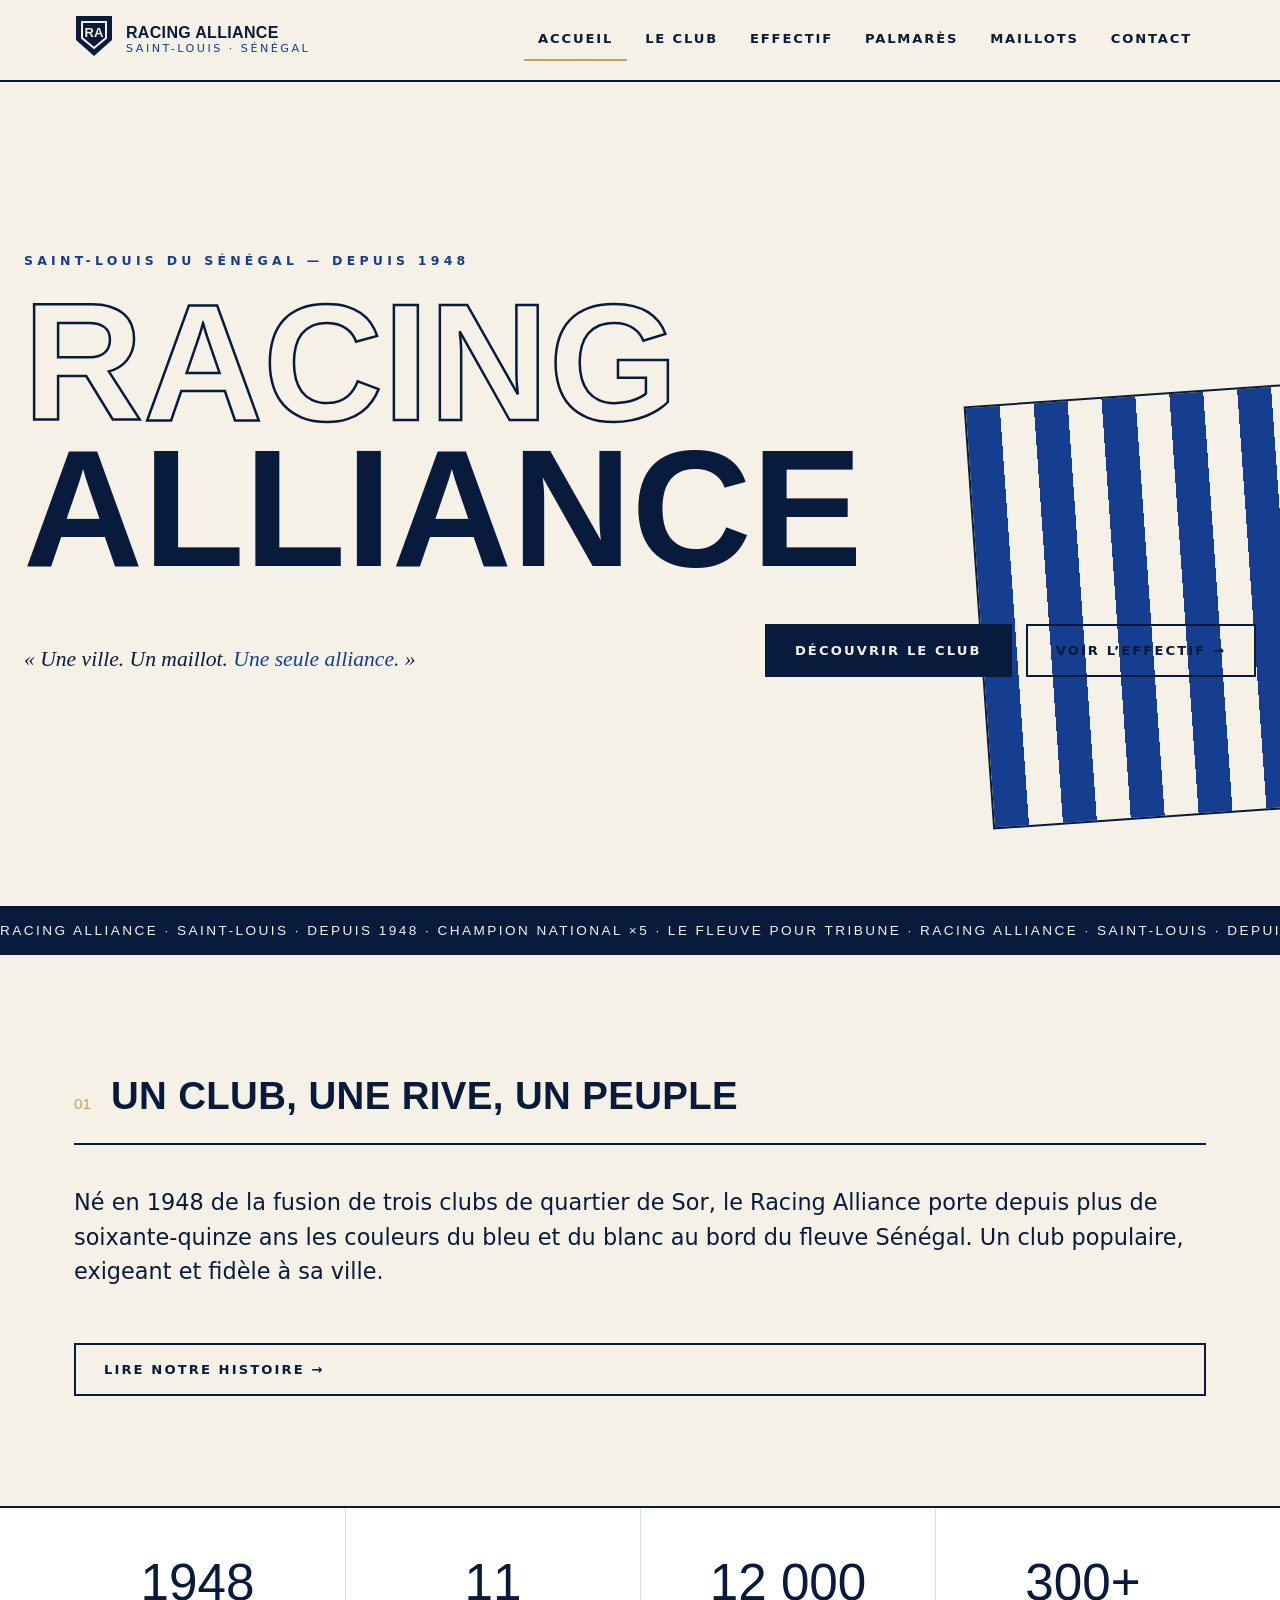
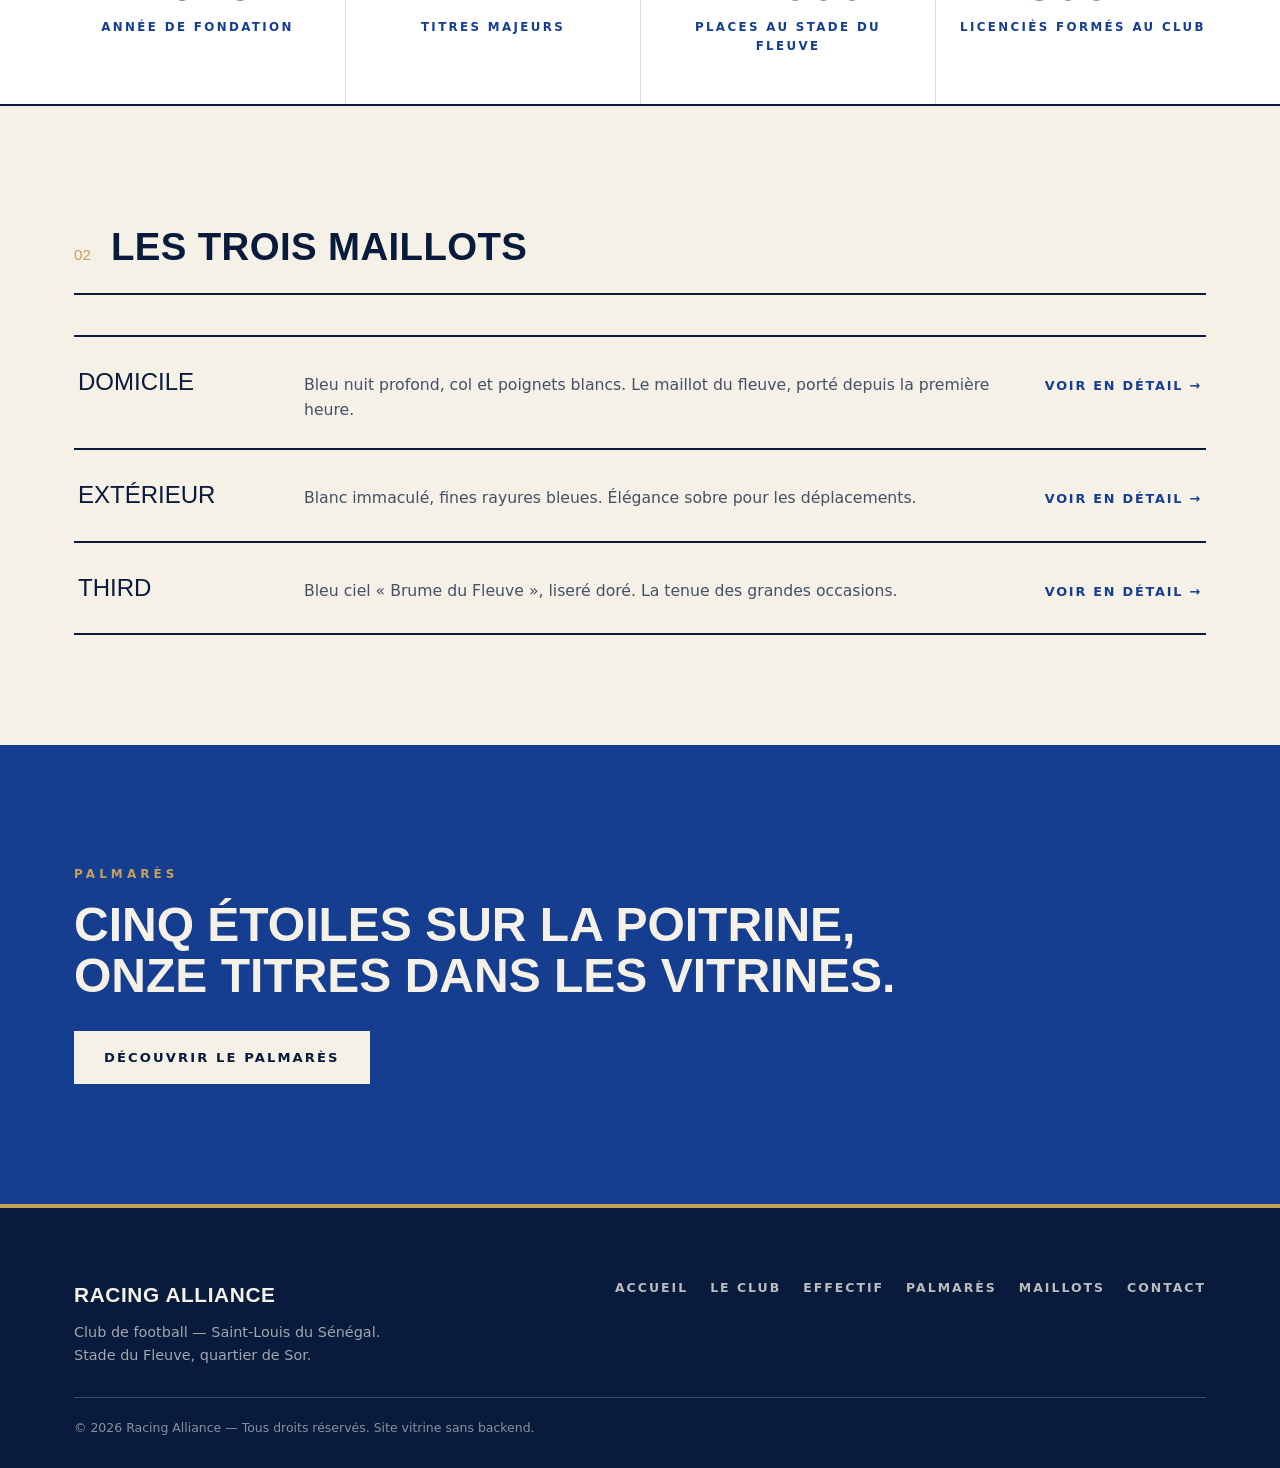
<file: index.html>
<!DOCTYPE html>
<html lang="fr">
<head>
  <meta charset="UTF-8">
  <meta name="viewport" content="width=device-width, initial-scale=1.0">
  <title>Racing Alliance — Saint-Louis du Sénégal</title>
  <meta name="description" content="Racing Alliance, club de football de Saint-Louis du Sénégal depuis 1948. Une ville. Un maillot. Une seule alliance.">
  <link rel="icon" href="data:image/svg+xml,%3Csvg xmlns='http://www.w3.org/2000/svg' viewBox='0 0 32 32'%3E%3Crect width='32' height='32' fill='%23081B3C'/%3E%3Ctext x='16' y='22' font-family='Arial Black,Arial' font-size='14' font-weight='900' fill='%23fff' text-anchor='middle'%3ERA%3C/text%3E%3C/svg%3E">
  <link rel="stylesheet" href="css/style.css">
</head>
<body>

  <a class="lien-evitement" href="#contenu">Aller au contenu</a>

  <header class="entete" id="entete">
    <div class="entete-interne">
      <a class="logo" href="index.html" aria-label="Racing Alliance — Accueil">
        <span class="logo-ecusson" aria-hidden="true">
          <svg viewBox="0 0 40 44" focusable="false">
            <path d="M2 2h36v24L20 42 2 26Z" fill="#081B3C"/>
            <path d="M8 8h24v16L20 34 8 24Z" fill="none" stroke="#F5F1E6" stroke-width="2"/>
            <text x="20" y="23" text-anchor="middle" font-size="13" font-weight="900" fill="#F5F1E6" font-family="Arial Black, Arial, sans-serif">RA</text>
          </svg>
        </span>
        <span class="logo-texte">
          <strong>Racing Alliance</strong>
          <small>Saint-Louis · Sénégal</small>
        </span>
      </a>

      <nav class="navigation" id="navigation" aria-label="Navigation principale">
        <ul>
          <li><a href="index.html" data-page="index.html">Accueil</a></li>
          <li><a href="club.html" data-page="club.html">Le club</a></li>
          <li><a href="effectif.html" data-page="effectif.html">Effectif</a></li>
          <li><a href="palmares.html" data-page="palmares.html">Palmarès</a></li>
          <li><a href="maillots.html" data-page="maillots.html">Maillots</a></li>
          <li><a href="contact.html" data-page="contact.html">Contact</a></li>
        </ul>
      </nav>

      <button class="bouton-menu" id="bouton-menu" aria-expanded="false" aria-controls="navigation">
        <span class="bouton-menu-barre" aria-hidden="true"></span>
        <span class="bouton-menu-barre" aria-hidden="true"></span>
        <span class="sr-only">Ouvrir le menu</span>
      </button>
    </div>
  </header>

  <main id="contenu">

    <section class="heros">
      <p class="heros-kicker" data-reveal>Saint-Louis du Sénégal — Depuis 1948</p>
      <h1 class="heros-titre" aria-label="Racing Alliance">
        <span class="heros-mot heros-mot-contour" data-reveal>Racing</span>
        <span class="heros-mot" data-reveal>Alliance</span>
      </h1>
      <div class="heros-bas">
        <p class="heros-slogan" data-reveal>«&nbsp;Une ville. Un maillot. <em>Une seule alliance.</em>&nbsp;»</p>
        <div class="heros-actions" data-reveal>
          <a class="bouton bouton-plein" href="club.html">Découvrir le club</a>
          <a class="bouton bouton-ligne" href="effectif.html">Voir l’effectif →</a>
        </div>
      </div>
      <div class="heros-rayures" aria-hidden="true"></div>
    </section>

    <section class="bandeau-defilant" aria-hidden="true">
      <div class="bandeau-piste">
        <span>Racing Alliance&nbsp;·&nbsp;Saint-Louis&nbsp;·&nbsp;Depuis 1948&nbsp;·&nbsp;Champion National ×5&nbsp;·&nbsp;Le Fleuve pour tribune&nbsp;·&nbsp;</span>
        <span>Racing Alliance&nbsp;·&nbsp;Saint-Louis&nbsp;·&nbsp;Depuis 1948&nbsp;·&nbsp;Champion National ×5&nbsp;·&nbsp;Le Fleuve pour tribune&nbsp;·&nbsp;</span>
      </div>
    </section>

    <section class="section">
      <header class="section-tete" data-reveal>
        <span class="section-num">01</span>
        <h2>Un club, une rive, un peuple</h2>
      </header>
      <div class="grille-editoriale">
        <p class="texte-large" data-reveal>
          Né en 1948 de la fusion de trois clubs de quartier de Sor, le Racing Alliance porte
          depuis plus de soixante-quinze ans les couleurs du bleu et du blanc au bord du fleuve
          Sénégal. Un club populaire, exigeant et fidèle à sa ville.
        </p>
        <a class="bouton bouton-ligne" href="club.html" data-reveal>Lire notre histoire →</a>
      </div>
    </section>

    <section class="chiffres">
      <div class="chiffres-grille">
        <div class="chiffre" data-reveal>
          <span class="chiffre-valeur">1948</span>
          <span class="chiffre-libelle">Année de fondation</span>
        </div>
        <div class="chiffre" data-reveal>
          <span class="chiffre-valeur">11</span>
          <span class="chiffre-libelle">Titres majeurs</span>
        </div>
        <div class="chiffre" data-reveal>
          <span class="chiffre-valeur">12&nbsp;000</span>
          <span class="chiffre-libelle">Places au Stade du Fleuve</span>
        </div>
        <div class="chiffre" data-reveal>
          <span class="chiffre-valeur">300+</span>
          <span class="chiffre-libelle">Licenciés formés au club</span>
        </div>
      </div>
    </section>

    <section class="section">
      <header class="section-tete" data-reveal>
        <span class="section-num">02</span>
        <h2>Les trois maillots</h2>
      </header>
      <div class="maillots-apercu">
        <article class="maillot-ligne" data-reveal>
          <span class="maillot-nom">Domicile</span>
          <p>Bleu nuit profond, col et poignets blancs. Le maillot du fleuve, porté depuis la première heure.</p>
          <a href="maillots.html">Voir en détail →</a>
        </article>
        <article class="maillot-ligne" data-reveal>
          <span class="maillot-nom">Extérieur</span>
          <p>Blanc immaculé, fines rayures bleues. Élégance sobre pour les déplacements.</p>
          <a href="maillots.html">Voir en détail →</a>
        </article>
        <article class="maillot-ligne" data-reveal>
          <span class="maillot-nom">Third</span>
          <p>Bleu ciel «&nbsp;Brume du Fleuve&nbsp;», liseré doré. La tenue des grandes occasions.</p>
          <a href="maillots.html">Voir en détail →</a>
        </article>
      </div>
    </section>

    <section class="appel">
      <div class="appel-interne" data-reveal>
        <p class="appel-kicker">Palmarès</p>
        <h2>Cinq étoiles sur la poitrine,<br>onze titres dans les vitrines.</h2>
        <a class="bouton bouton-clair" href="palmares.html">Découvrir le palmarès</a>
      </div>
    </section>

  </main>

  <footer class="pied">
    <div class="pied-interne">
      <div class="pied-marque">
        <strong>Racing Alliance</strong>
        <p>Club de football — Saint-Louis du Sénégal.<br>Stade du Fleuve, quartier de Sor.</p>
      </div>
      <nav class="pied-nav" aria-label="Navigation de pied de page">
        <a href="index.html">Accueil</a>
        <a href="club.html">Le club</a>
        <a href="effectif.html">Effectif</a>
        <a href="palmares.html">Palmarès</a>
        <a href="maillots.html">Maillots</a>
        <a href="contact.html">Contact</a>
      </nav>
      <p class="pied-note">© <span id="annee">2026</span> Racing Alliance — Tous droits réservés. Site vitrine sans backend.</p>
    </div>
  </footer>

  <script src="js/script.js"></script>
</body>
</html>
</file>
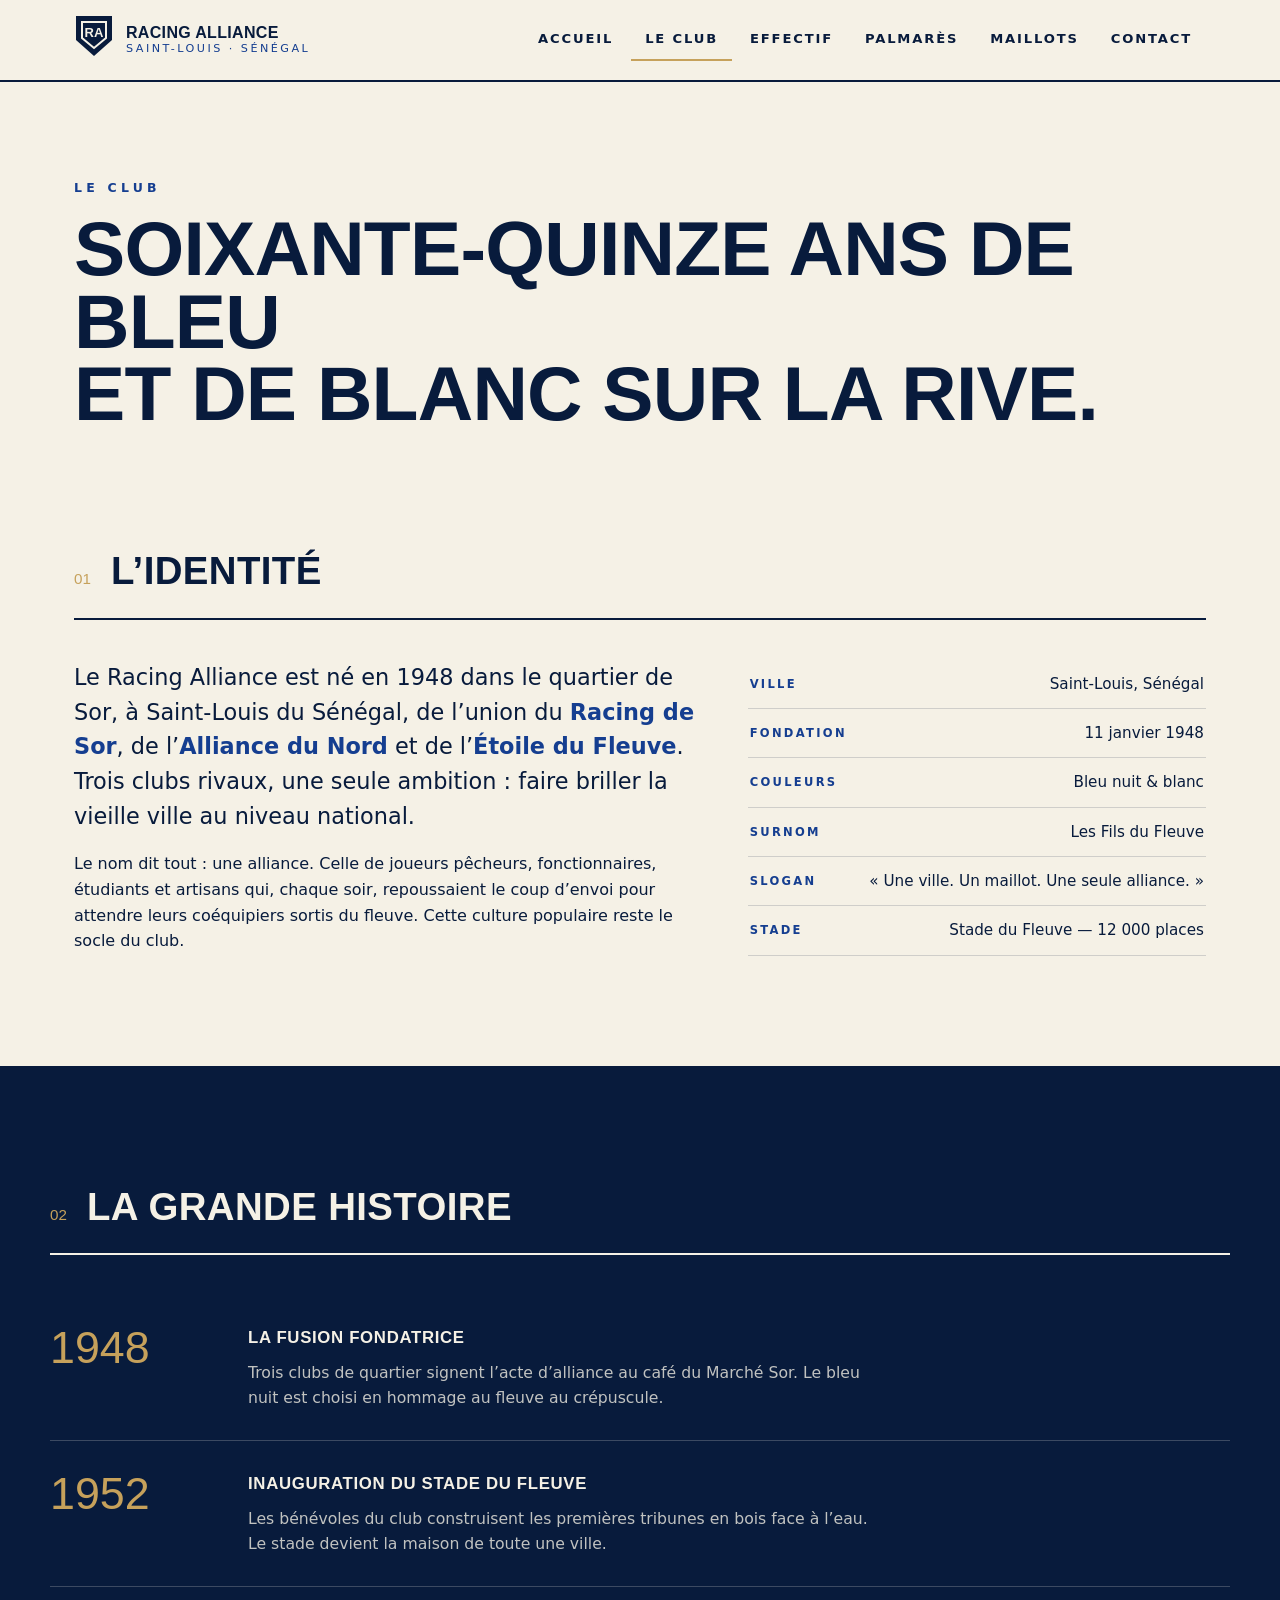
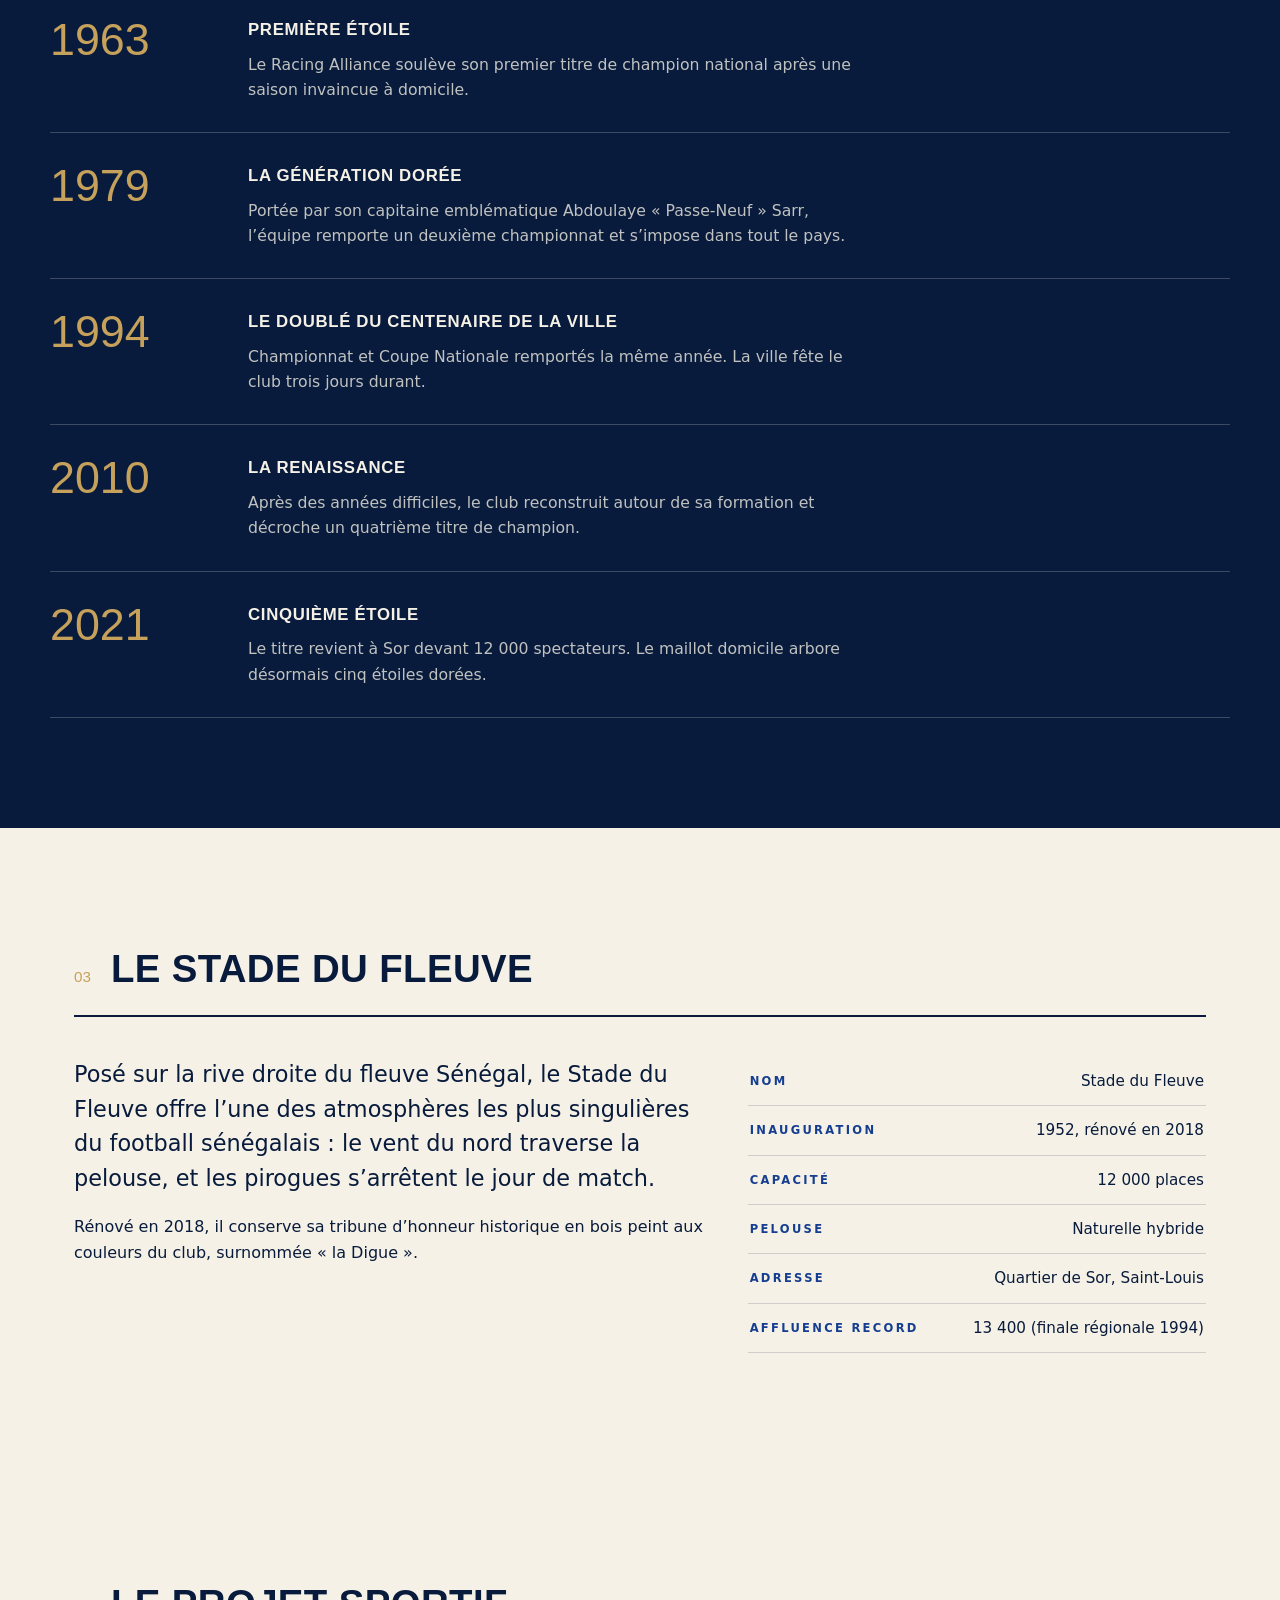
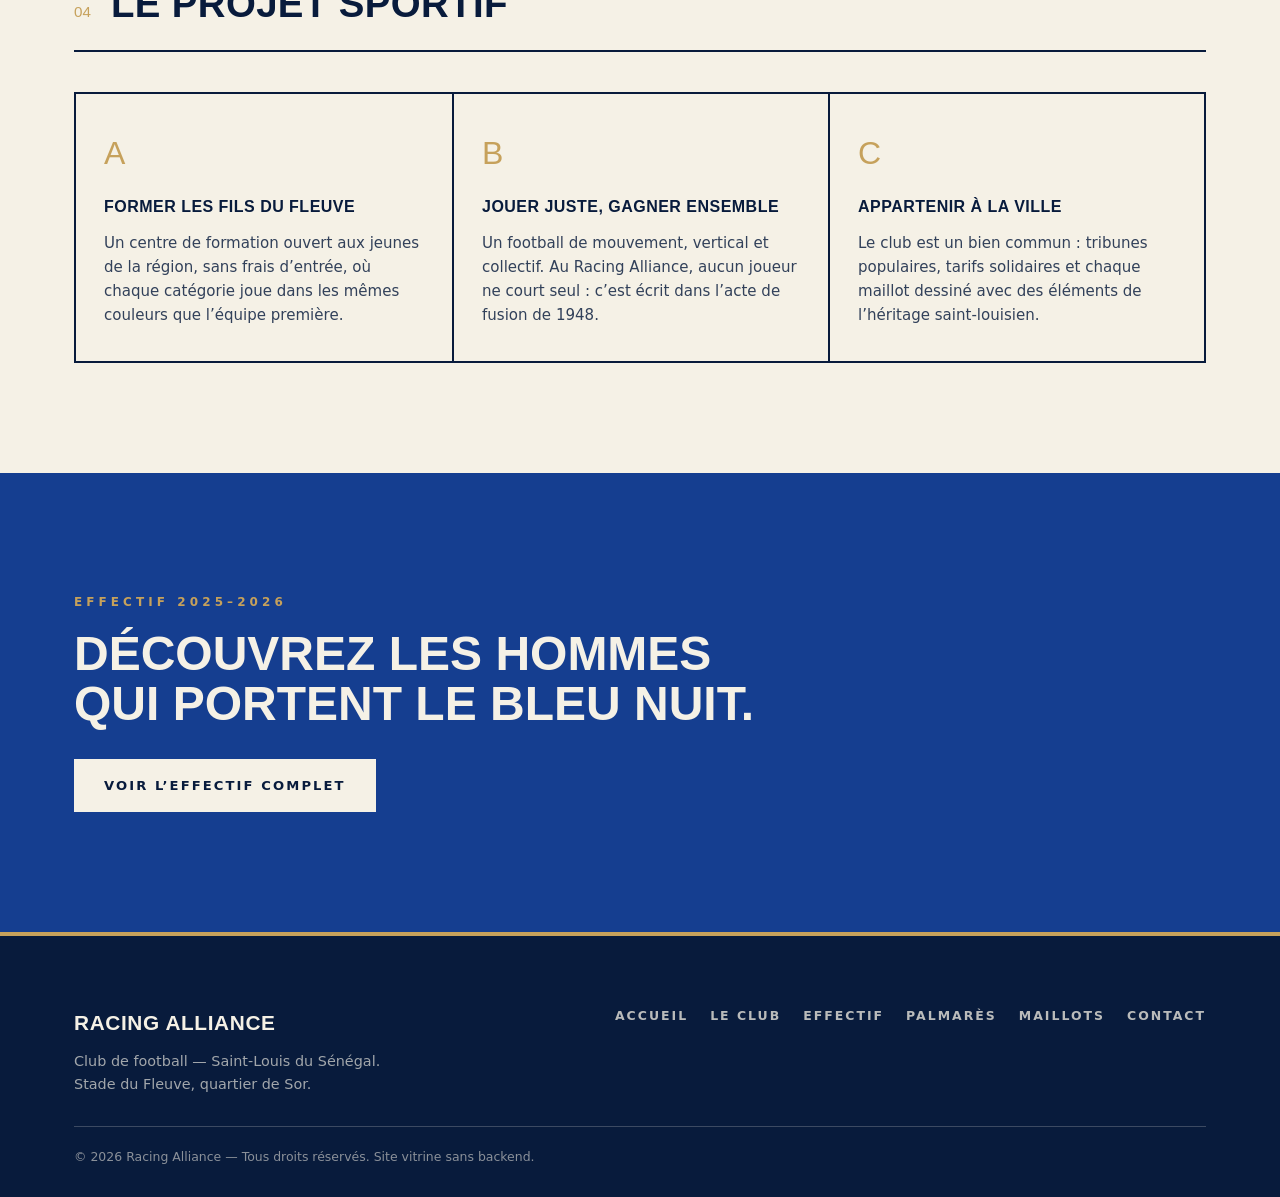
<file: club.html>
<!DOCTYPE html>
<html lang="fr">
<head>
  <meta charset="UTF-8">
  <meta name="viewport" content="width=device-width, initial-scale=1.0">
  <title>Le club — Racing Alliance</title>
  <meta name="description" content="Histoire, identité et stade du Racing Alliance, club de football de Saint-Louis du Sénégal fondé en 1948.">
  <link rel="icon" href="data:image/svg+xml,%3Csvg xmlns='http://www.w3.org/2000/svg' viewBox='0 0 32 32'%3E%3Crect width='32' height='32' fill='%23081B3C'/%3E%3Ctext x='16' y='22' font-family='Arial Black,Arial' font-size='14' font-weight='900' fill='%23fff' text-anchor='middle'%3ERA%3C/text%3E%3C/svg%3E">
  <link rel="stylesheet" href="css/style.css">
</head>
<body>

  <a class="lien-evitement" href="#contenu">Aller au contenu</a>

  <header class="entete" id="entete">
    <div class="entete-interne">
      <a class="logo" href="index.html" aria-label="Racing Alliance — Accueil">
        <span class="logo-ecusson" aria-hidden="true">
          <svg viewBox="0 0 40 44" focusable="false">
            <path d="M2 2h36v24L20 42 2 26Z" fill="#081B3C"/>
            <path d="M8 8h24v16L20 34 8 24Z" fill="none" stroke="#F5F1E6" stroke-width="2"/>
            <text x="20" y="23" text-anchor="middle" font-size="13" font-weight="900" fill="#F5F1E6" font-family="Arial Black, Arial, sans-serif">RA</text>
          </svg>
        </span>
        <span class="logo-texte">
          <strong>Racing Alliance</strong>
          <small>Saint-Louis · Sénégal</small>
        </span>
      </a>

      <nav class="navigation" id="navigation" aria-label="Navigation principale">
        <ul>
          <li><a href="index.html" data-page="index.html">Accueil</a></li>
          <li><a href="club.html" data-page="club.html">Le club</a></li>
          <li><a href="effectif.html" data-page="effectif.html">Effectif</a></li>
          <li><a href="palmares.html" data-page="palmares.html">Palmarès</a></li>
          <li><a href="maillots.html" data-page="maillots.html">Maillots</a></li>
          <li><a href="contact.html" data-page="contact.html">Contact</a></li>
        </ul>
      </nav>

      <button class="bouton-menu" id="bouton-menu" aria-expanded="false" aria-controls="navigation">
        <span class="bouton-menu-barre" aria-hidden="true"></span>
        <span class="bouton-menu-barre" aria-hidden="true"></span>
        <span class="sr-only">Ouvrir le menu</span>
      </button>
    </div>
  </header>

  <main id="contenu">

    <section class="page-tete">
      <p class="page-kicker" data-reveal>Le club</p>
      <h1 class="page-titre" data-reveal>Soixante-quinze ans de bleu<br>et de blanc sur la rive.</h1>
    </section>

    <section class="section">
      <header class="section-tete" data-reveal>
        <span class="section-num">01</span>
        <h2>L’identité</h2>
      </header>
      <div class="grille-editoriale grille-deux">
        <div data-reveal>
          <p class="texte-large">
            Le Racing Alliance est né en 1948 dans le quartier de Sor, à Saint-Louis du Sénégal,
            de l’union du <em>Racing de Sor</em>, de l’<em>Alliance du Nord</em> et de
            l’<em>Étoile du Fleuve</em>. Trois clubs rivaux, une seule ambition&nbsp;: faire
            briller la vieille ville au niveau national.
          </p>
          <p>
            Le nom dit tout&nbsp;: une alliance. Celle de joueurs pêcheurs, fonctionnaires,
            étudiants et artisans qui, chaque soir, repoussaient le coup d’envoi pour attendre
            leurs coéquipiers sortis du fleuve. Cette culture populaire reste le socle du club.
          </p>
        </div>
        <ul class="liste-identite" data-reveal>
          <li><strong>Ville</strong><span>Saint-Louis, Sénégal</span></li>
          <li><strong>Fondation</strong><span>11 janvier 1948</span></li>
          <li><strong>Couleurs</strong><span>Bleu nuit &amp; blanc</span></li>
          <li><strong>Surnom</strong><span>Les Fils du Fleuve</span></li>
          <li><strong>Slogan</strong><span>«&nbsp;Une ville. Un maillot. Une seule alliance.&nbsp;»</span></li>
          <li><strong>Stade</strong><span>Stade du Fleuve — 12&nbsp;000 places</span></li>
        </ul>
      </div>
    </section>

    <section class="section section-encre">
      <header class="section-tete section-tete-clair" data-reveal>
        <span class="section-num">02</span>
        <h2>La grande histoire</h2>
      </header>
      <ol class="chronologie">
        <li class="chronologie-point" data-reveal>
          <span class="chronologie-annee">1948</span>
          <div>
            <h3>La fusion fondatrice</h3>
            <p>Trois clubs de quartier signent l’acte d’alliance au café du Marché Sor. Le bleu nuit est choisi en hommage au fleuve au crépuscule.</p>
          </div>
        </li>
        <li class="chronologie-point" data-reveal>
          <span class="chronologie-annee">1952</span>
          <div>
            <h3>Inauguration du Stade du Fleuve</h3>
            <p>Les bénévoles du club construisent les premières tribunes en bois face à l’eau. Le stade devient la maison de toute une ville.</p>
          </div>
        </li>
        <li class="chronologie-point" data-reveal>
          <span class="chronologie-annee">1963</span>
          <div>
            <h3>Première étoile</h3>
            <p>Le Racing Alliance soulève son premier titre de champion national après une saison invaincue à domicile.</p>
          </div>
        </li>
        <li class="chronologie-point" data-reveal>
          <span class="chronologie-annee">1979</span>
          <div>
            <h3>La génération dorée</h3>
            <p>Portée par son capitaine emblématique Abdoulaye «&nbsp;Passe-Neuf&nbsp;» Sarr, l’équipe remporte un deuxième championnat et s’impose dans tout le pays.</p>
          </div>
        </li>
        <li class="chronologie-point" data-reveal>
          <span class="chronologie-annee">1994</span>
          <div>
            <h3>Le doublé du centenaire de la ville</h3>
            <p>Championnat et Coupe Nationale remportés la même année. La ville fête le club trois jours durant.</p>
          </div>
        </li>
        <li class="chronologie-point" data-reveal>
          <span class="chronologie-annee">2010</span>
          <div>
            <h3>La renaissance</h3>
            <p>Après des années difficiles, le club reconstruit autour de sa formation et décroche un quatrième titre de champion.</p>
          </div>
        </li>
        <li class="chronologie-point" data-reveal>
          <span class="chronologie-annee">2021</span>
          <div>
            <h3>Cinquième étoile</h3>
            <p>Le titre revient à Sor devant 12&nbsp;000 spectateurs. Le maillot domicile arbore désormais cinq étoiles dorées.</p>
          </div>
        </li>
      </ol>
    </section>

    <section class="section">
      <header class="section-tete" data-reveal>
        <span class="section-num">03</span>
        <h2>Le Stade du Fleuve</h2>
      </header>
      <div class="grille-editoriale grille-deux">
        <div data-reveal>
          <p class="texte-large">
            Posé sur la rive droite du fleuve Sénégal, le Stade du Fleuve offre l’une des
            atmosphères les plus singulières du football sénégalais&nbsp;: le vent du nord
            traverse la pelouse, et les pirogues s’arrêtent le jour de match.
          </p>
          <p>
            Rénové en 2018, il conserve sa tribune d’honneur historique en bois peint aux
            couleurs du club, surnommée «&nbsp;la Digue&nbsp;».
          </p>
        </div>
        <ul class="liste-identite" data-reveal>
          <li><strong>Nom</strong><span>Stade du Fleuve</span></li>
          <li><strong>Inauguration</strong><span>1952, rénové en 2018</span></li>
          <li><strong>Capacité</strong><span>12&nbsp;000 places</span></li>
          <li><strong>Pelouse</strong><span>Naturelle hybride</span></li>
          <li><strong>Adresse</strong><span>Quartier de Sor, Saint-Louis</span></li>
          <li><strong>Affluence record</strong><span>13&nbsp;400 (finale régionale 1994)</span></li>
        </ul>
      </div>
    </section>

    <section class="section">
      <header class="section-tete" data-reveal>
        <span class="section-num">04</span>
        <h2>Le projet sportif</h2>
      </header>
      <div class="valeurs-grille">
        <article class="valeur" data-reveal>
          <span class="valeur-num">A</span>
          <h3>Former les Fils du Fleuve</h3>
          <p>Un centre de formation ouvert aux jeunes de la région, sans frais d’entrée, où chaque catégorie joue dans les mêmes couleurs que l’équipe première.</p>
        </article>
        <article class="valeur" data-reveal>
          <span class="valeur-num">B</span>
          <h3>Jouer juste, gagner ensemble</h3>
          <p>Un football de mouvement, vertical et collectif. Au Racing Alliance, aucun joueur ne court seul&nbsp;: c’est écrit dans l’acte de fusion de 1948.</p>
        </article>
        <article class="valeur" data-reveal>
          <span class="valeur-num">C</span>
          <h3>Appartenir à la ville</h3>
          <p>Le club est un bien commun&nbsp;: tribunes populaires, tarifs solidaires et chaque maillot dessiné avec des éléments de l’héritage saint-louisien.</p>
        </article>
      </div>
    </section>

    <section class="appel">
      <div class="appel-interne" data-reveal>
        <p class="appel-kicker">Effectif 2025–2026</p>
        <h2>Découvrez les hommes<br>qui portent le bleu nuit.</h2>
        <a class="bouton bouton-clair" href="effectif.html">Voir l’effectif complet</a>
      </div>
    </section>

  </main>

  <footer class="pied">
    <div class="pied-interne">
      <div class="pied-marque">
        <strong>Racing Alliance</strong>
        <p>Club de football — Saint-Louis du Sénégal.<br>Stade du Fleuve, quartier de Sor.</p>
      </div>
      <nav class="pied-nav" aria-label="Navigation de pied de page">
        <a href="index.html">Accueil</a>
        <a href="club.html">Le club</a>
        <a href="effectif.html">Effectif</a>
        <a href="palmares.html">Palmarès</a>
        <a href="maillots.html">Maillots</a>
        <a href="contact.html">Contact</a>
      </nav>
      <p class="pied-note">© <span id="annee">2026</span> Racing Alliance — Tous droits réservés. Site vitrine sans backend.</p>
    </div>
  </footer>

  <script src="js/script.js"></script>
</body>
</html>
</file>
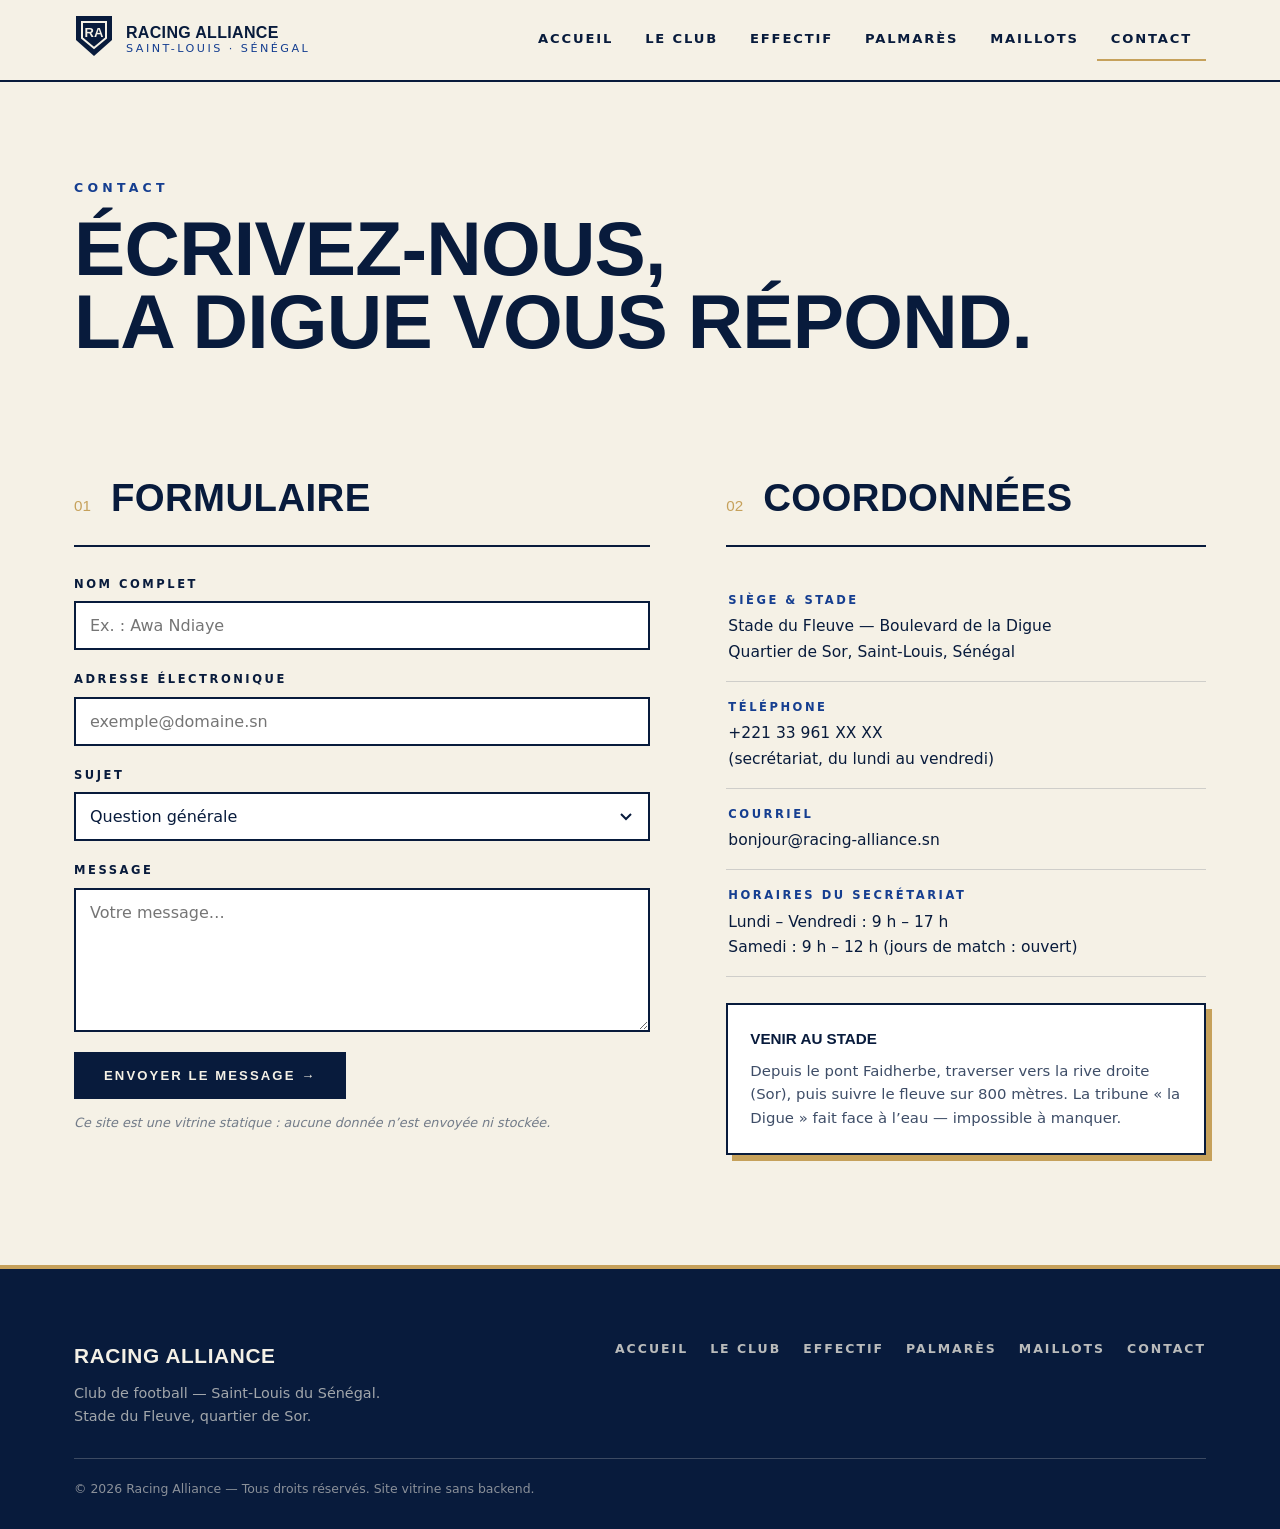
<file: contact.html>
<!DOCTYPE html>
<html lang="fr">
<head>
  <meta charset="UTF-8">
  <meta name="viewport" content="width=device-width, initial-scale=1.0">
  <title>Contact — Racing Alliance</title>
  <meta name="description" content="Contactez le Racing Alliance de Saint-Louis du Sénégal : adresse du Stade du Fleuve, téléphone, courriel et formulaire.">
  <link rel="icon" href="data:image/svg+xml,%3Csvg xmlns='http://www.w3.org/2000/svg' viewBox='0 0 32 32'%3E%3Crect width='32' height='32' fill='%23081B3C'/%3E%3Ctext x='16' y='22' font-family='Arial Black,Arial' font-size='14' font-weight='900' fill='%23fff' text-anchor='middle'%3RA%3C/text%3E%3C/svg%3E">
  <link rel="stylesheet" href="css/style.css">
</head>
<body>

  <a class="lien-evitement" href="#contenu">Aller au contenu</a>

  <header class="entete" id="entete">
    <div class="entete-interne">
      <a class="logo" href="index.html" aria-label="Racing Alliance — Accueil">
        <span class="logo-ecusson" aria-hidden="true">
          <svg viewBox="0 0 40 44" focusable="false">
            <path d="M2 2h36v24L20 42 2 26Z" fill="#081B3C"/>
            <path d="M8 8h24v16L20 34 8 24Z" fill="none" stroke="#F5F1E6" stroke-width="2"/>
            <text x="20" y="23" text-anchor="middle" font-size="13" font-weight="900" fill="#F5F1E6" font-family="Arial Black, Arial, sans-serif">RA</text>
          </svg>
        </span>
        <span class="logo-texte">
          <strong>Racing Alliance</strong>
          <small>Saint-Louis · Sénégal</small>
        </span>
      </a>

      <nav class="navigation" id="navigation" aria-label="Navigation principale">
        <ul>
          <li><a href="index.html" data-page="index.html">Accueil</a></li>
          <li><a href="club.html" data-page="club.html">Le club</a></li>
          <li><a href="effectif.html" data-page="effectif.html">Effectif</a></li>
          <li><a href="palmares.html" data-page="palmares.html">Palmarès</a></li>
          <li><a href="maillots.html" data-page="maillots.html">Maillots</a></li>
          <li><a href="contact.html" data-page="contact.html">Contact</a></li>
        </ul>
      </nav>

      <button class="bouton-menu" id="bouton-menu" aria-expanded="false" aria-controls="navigation">
        <span class="bouton-menu-barre" aria-hidden="true"></span>
        <span class="bouton-menu-barre" aria-hidden="true"></span>
        <span class="sr-only">Ouvrir le menu</span>
      </button>
    </div>
  </header>

  <main id="contenu">

    <section class="page-tete">
      <p class="page-kicker" data-reveal>Contact</p>
      <h1 class="page-titre" data-reveal>Écrivez-nous,<br>la Digue vous répond.</h1>
    </section>

    <section class="section">
      <div class="contact-grille">

        <form class="formulaire" id="formulaire-contact" novalidate data-reveal>
          <header class="section-tete">
            <span class="section-num">01</span>
            <h2>Formulaire</h2>
          </header>

          <p class="champ">
            <label for="nom">Nom complet</label>
            <input type="text" id="nom" name="nom" placeholder="Ex.&nbsp;: Awa Ndiaye" required autocomplete="name">
          </p>

          <p class="champ">
            <label for="courriel">Adresse électronique</label>
            <input type="email" id="courriel" name="courriel" placeholder="exemple@domaine.sn" required autocomplete="email">
          </p>

          <p class="champ">
            <label for="sujet">Sujet</label>
            <select id="sujet" name="sujet">
              <option value="general">Question générale</option>
              <option value="maillots">Maillots et équipement</option>
              <option value="formation">Centre de formation</option>
              <option value="billetterie">Billetterie</option>
              <option value="partenariat">Partenariat</option>
            </select>
          </p>

          <p class="champ">
            <label for="message">Message</label>
            <textarea id="message" name="message" rows="6" placeholder="Votre message…" required></textarea>
          </p>

          <p class="champ-actions">
            <button type="submit" class="bouton bouton-plein">Envoyer le message →</button>
          </p>

          <p class="formulaire-retour" id="formulaire-retour" role="status" hidden>
            Merci&nbsp;! Votre message a bien été préparé. Le secrétariat du club
            vous répondra dans les meilleurs délais.
          </p>
          <p class="formulaire-note">Ce site est une vitrine statique&nbsp;: aucune donnée n’est envoyée ni stockée.</p>
        </form>

        <aside class="coordonnees" data-reveal>
          <header class="section-tete">
            <span class="section-num">02</span>
            <h2>Coordonnées</h2>
          </header>

          <ul class="liste-coordonnees">
            <li>
              <strong>Siège &amp; stade</strong>
              <span>Stade du Fleuve — Boulevard de la Digue<br>Quartier de Sor, Saint-Louis, Sénégal</span>
            </li>
            <li>
              <strong>Téléphone</strong>
              <span>+221 33 961 XX XX<br>(secrétariat, du lundi au vendredi)</span>
            </li>
            <li>
              <strong>Courriel</strong>
              <span>bonjour@racing-alliance.sn</span>
            </li>
            <li>
              <strong>Horaires du secrétariat</strong>
              <span>Lundi – Vendredi&nbsp;: 9 h – 17 h<br>Samedi&nbsp;: 9 h – 12 h (jours de match&nbsp;: ouvert)</span>
            </li>
          </ul>

          <div class="encart-acces">
            <strong>Venir au stade</strong>
            <p>Depuis le pont Faidherbe, traverser vers la rive droite (Sor),
               puis suivre le fleuve sur 800 mètres. La tribune «&nbsp;la Digue&nbsp;»
               fait face à l’eau — impossible à manquer.</p>
          </div>
        </aside>

      </div>
    </section>

  </main>

  <footer class="pied">
    <div class="pied-interne">
      <div class="pied-marque">
        <strong>Racing Alliance</strong>
        <p>Club de football — Saint-Louis du Sénégal.<br>Stade du Fleuve, quartier de Sor.</p>
      </div>
      <nav class="pied-nav" aria-label="Navigation de pied de page">
        <a href="index.html">Accueil</a>
        <a href="club.html">Le club</a>
        <a href="effectif.html">Effectif</a>
        <a href="palmares.html">Palmarès</a>
        <a href="maillots.html">Maillots</a>
        <a href="contact.html">Contact</a>
      </nav>
      <p class="pied-note">© <span id="annee">2026</span> Racing Alliance — Tous droits réservés. Site vitrine sans backend.</p>
    </div>
  </footer>

  <script src="js/script.js"></script>
</body>
</html>
</file>
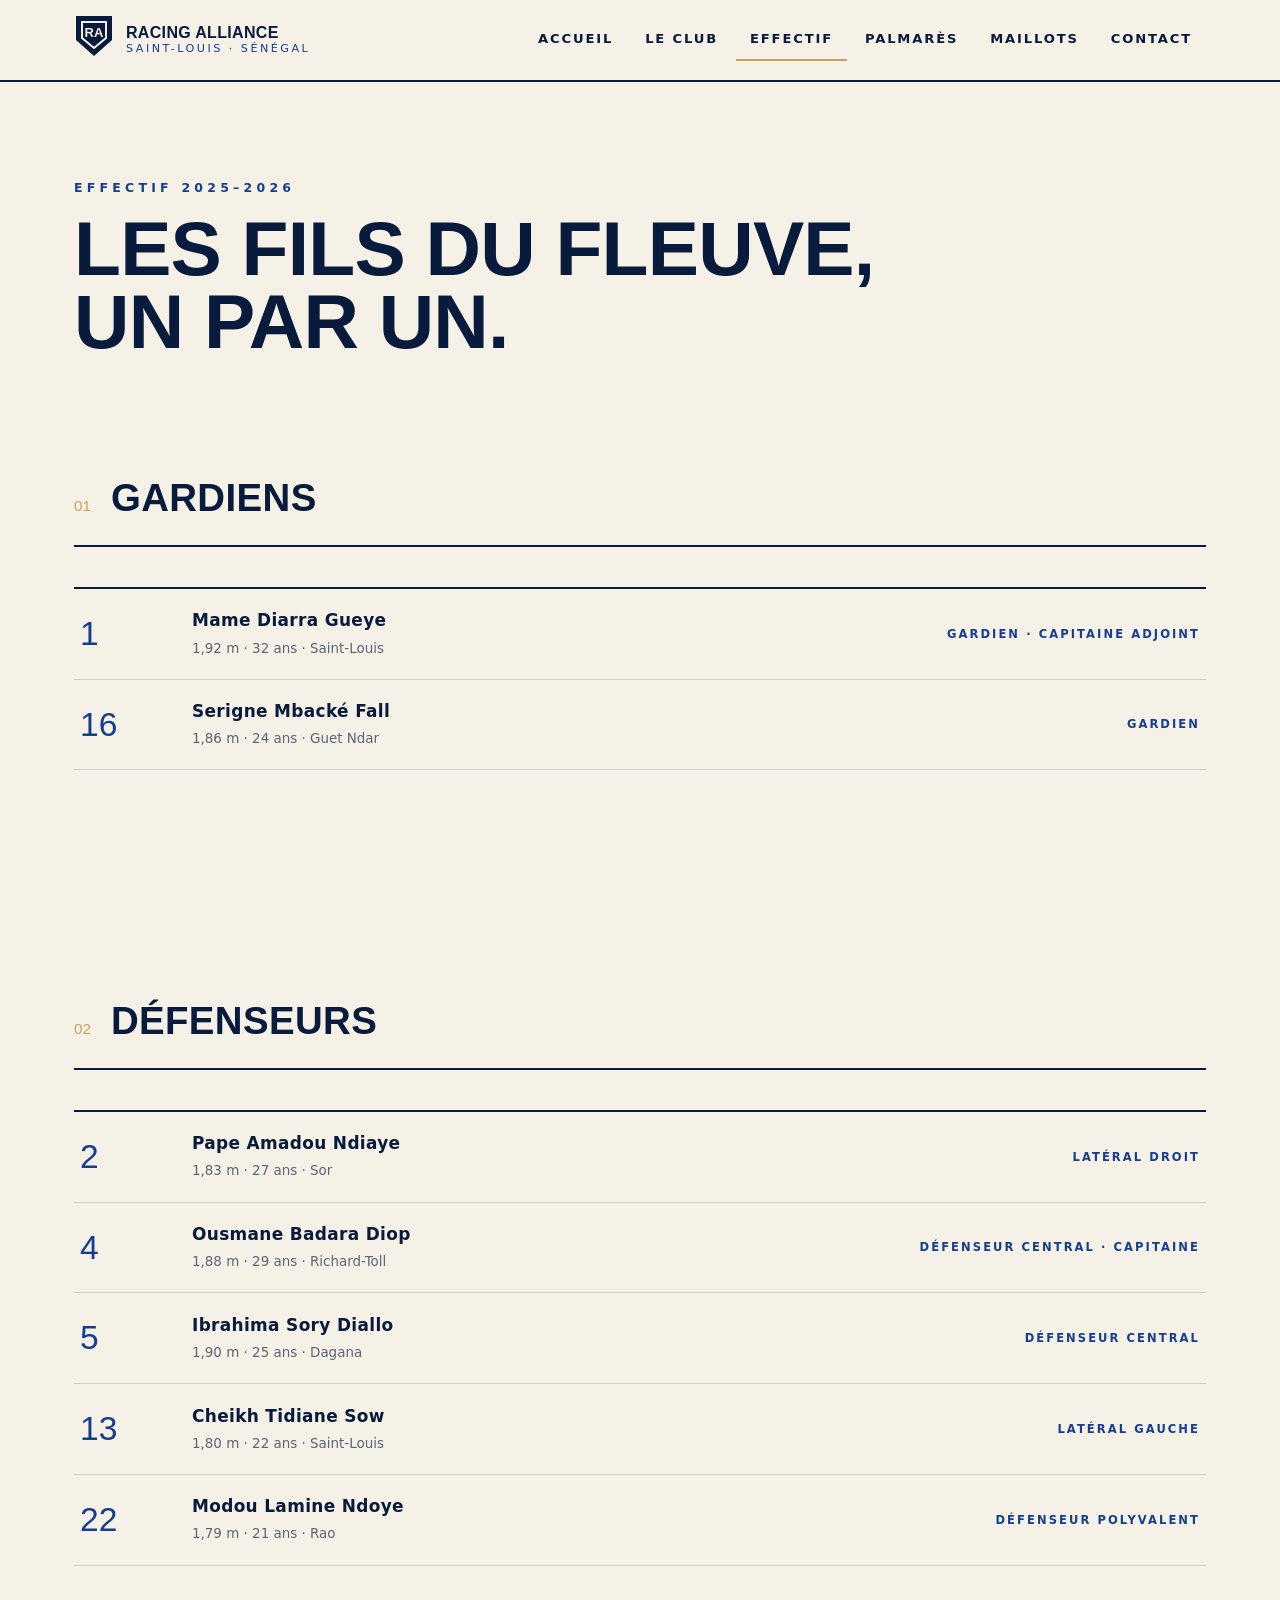
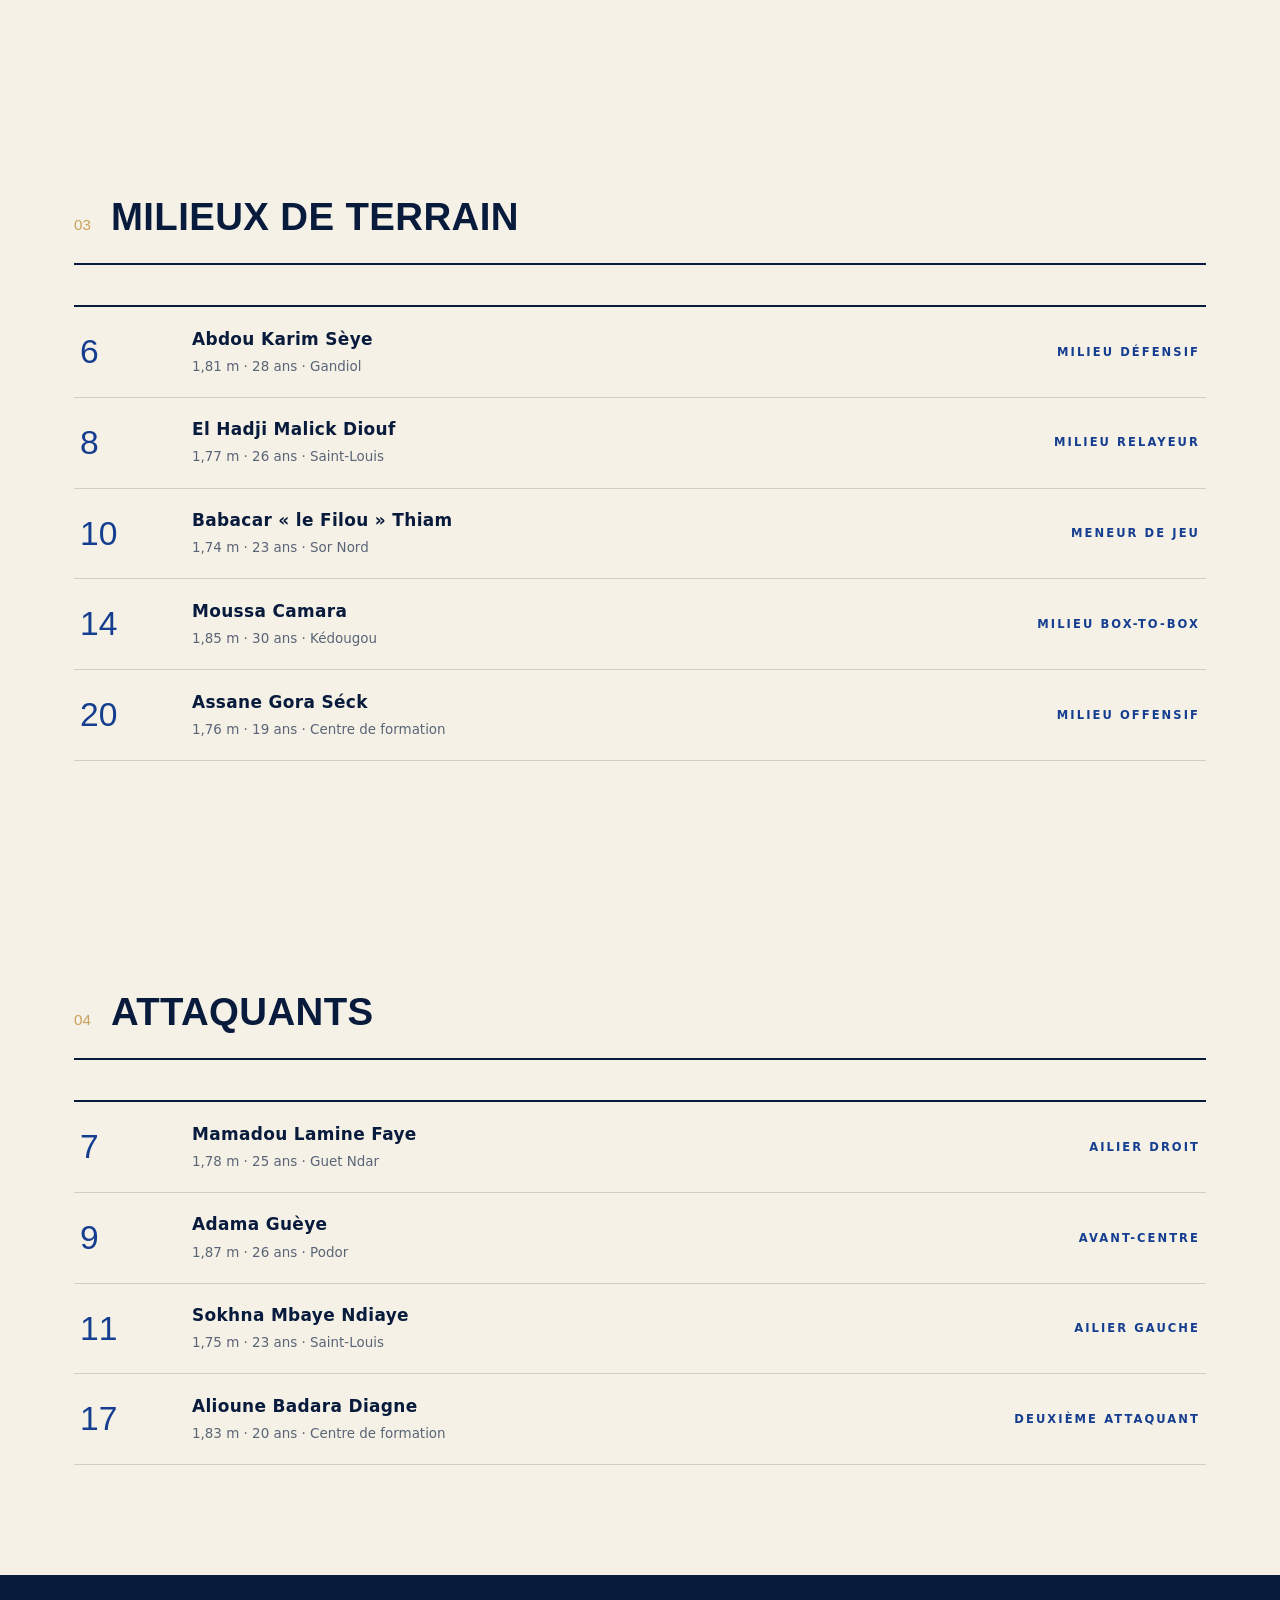
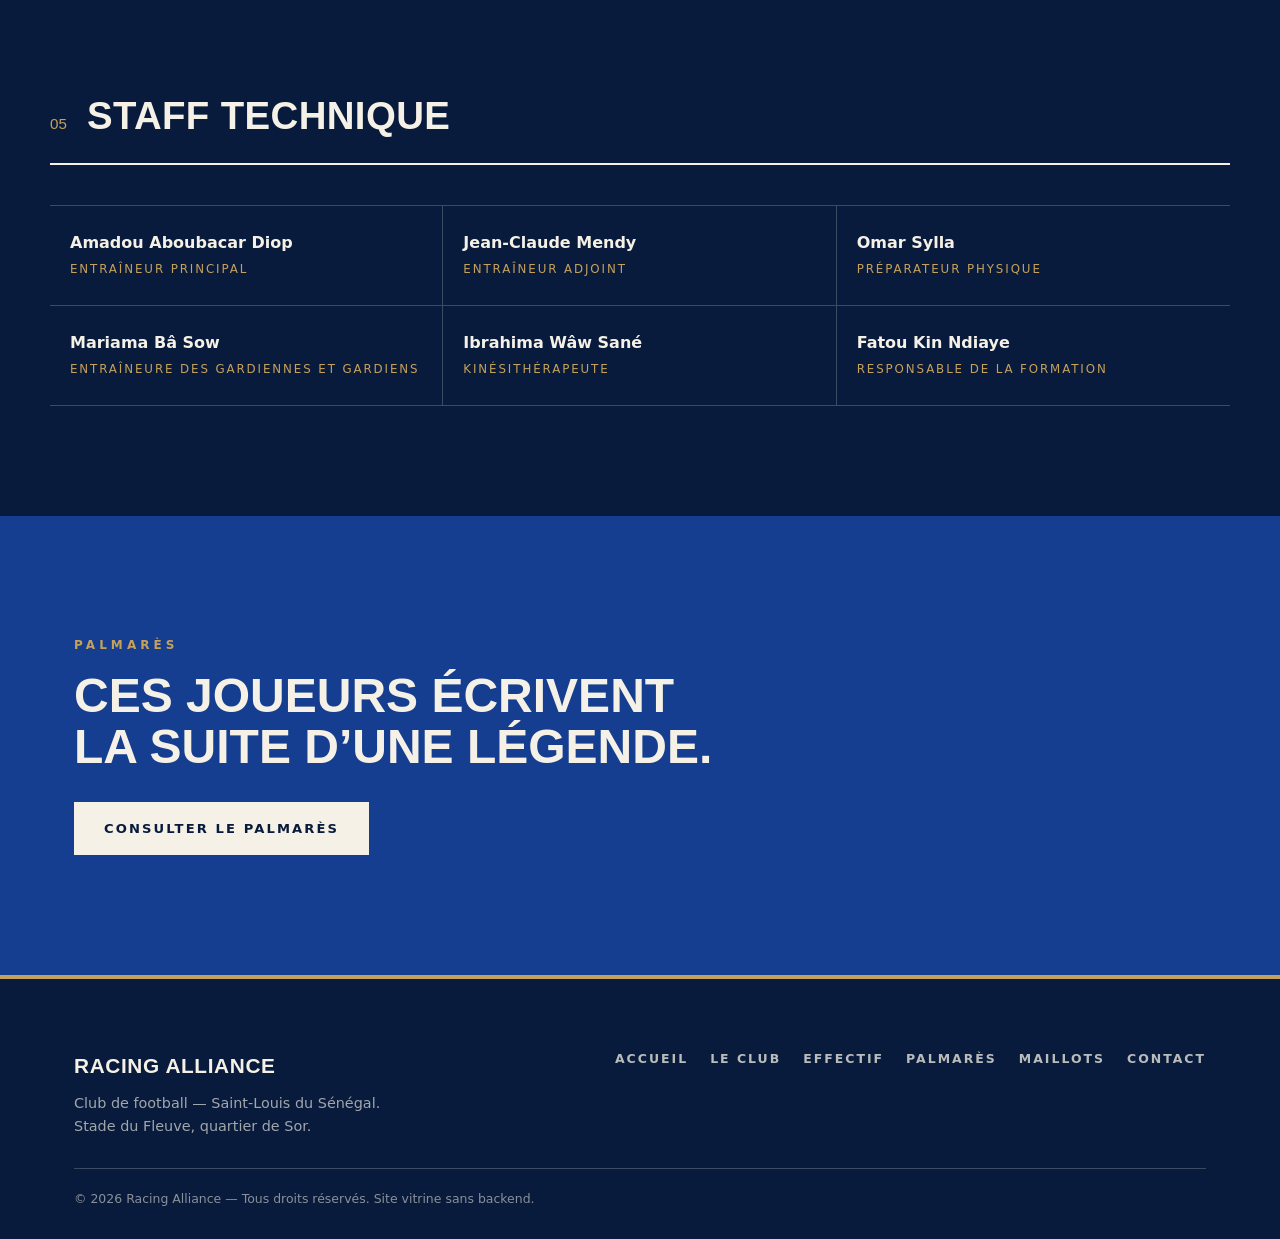
<file: effectif.html>
<!DOCTYPE html>
<html lang="fr">
<head>
  <meta charset="UTF-8">
  <meta name="viewport" content="width=device-width, initial-scale=1.0">
  <title>Effectif — Racing Alliance</title>
  <meta name="description" content="L’effectif professionnel du Racing Alliance de Saint-Louis : gardiens, défenseurs, milieux et attaquants.">
  <link rel="icon" href="data:image/svg+xml,%3Csvg xmlns='http://www.w3.org/2000/svg' viewBox='0 0 32 32'%3E%3Crect width='32' height='32' fill='%23081B3C'/%3E%3Ctext x='16' y='22' font-family='Arial Black,Arial' font-size='14' font-weight='900' fill='%23fff' text-anchor='middle'%3ERA%3C/text%3E%3C/svg%3E">
  <link rel="stylesheet" href="css/style.css">
</head>
<body>

  <a class="lien-evitement" href="#contenu">Aller au contenu</a>

  <header class="entete" id="entete">
    <div class="entete-interne">
      <a class="logo" href="index.html" aria-label="Racing Alliance — Accueil">
        <span class="logo-ecusson" aria-hidden="true">
          <svg viewBox="0 0 40 44" focusable="false">
            <path d="M2 2h36v24L20 42 2 26Z" fill="#081B3C"/>
            <path d="M8 8h24v16L20 34 8 24Z" fill="none" stroke="#F5F1E6" stroke-width="2"/>
            <text x="20" y="23" text-anchor="middle" font-size="13" font-weight="900" fill="#F5F1E6" font-family="Arial Black, Arial, sans-serif">RA</text>
          </svg>
        </span>
        <span class="logo-texte">
          <strong>Racing Alliance</strong>
          <small>Saint-Louis · Sénégal</small>
        </span>
      </a>

      <nav class="navigation" id="navigation" aria-label="Navigation principale">
        <ul>
          <li><a href="index.html" data-page="index.html">Accueil</a></li>
          <li><a href="club.html" data-page="club.html">Le club</a></li>
          <li><a href="effectif.html" data-page="effectif.html">Effectif</a></li>
          <li><a href="palmares.html" data-page="palmares.html">Palmarès</a></li>
          <li><a href="maillots.html" data-page="maillots.html">Maillots</a></li>
          <li><a href="contact.html" data-page="contact.html">Contact</a></li>
        </ul>
      </nav>

      <button class="bouton-menu" id="bouton-menu" aria-expanded="false" aria-controls="navigation">
        <span class="bouton-menu-barre" aria-hidden="true"></span>
        <span class="bouton-menu-barre" aria-hidden="true"></span>
        <span class="sr-only">Ouvrir le menu</span>
      </button>
    </div>
  </header>

  <main id="contenu">

    <section class="page-tete">
      <p class="page-kicker" data-reveal>Effectif 2025–2026</p>
      <h1 class="page-titre" data-reveal>Les Fils du Fleuve,<br>un par un.</h1>
    </section>

    <section class="section">
      <header class="section-tete" data-reveal>
        <span class="section-num">01</span>
        <h2>Gardiens</h2>
      </header>
      <ul class="effectif-liste">
        <li class="joueur" data-reveal>
          <span class="joueur-num">1</span>
          <div class="joueur-infos">
            <strong>Mame Diarra Gueye</strong>
            <span>1,92 m · 32 ans · Saint-Louis</span>
          </div>
          <span class="joueur-poste">Gardien · Capitaine adjoint</span>
        </li>
        <li class="joueur" data-reveal>
          <span class="joueur-num">16</span>
          <div class="joueur-infos">
            <strong>Serigne Mbacké Fall</strong>
            <span>1,86 m · 24 ans · Guet Ndar</span>
          </div>
          <span class="joueur-poste">Gardien</span>
        </li>
      </ul>
    </section>

    <section class="section">
      <header class="section-tete" data-reveal>
        <span class="section-num">02</span>
        <h2>Défenseurs</h2>
      </header>
      <ul class="effectif-liste">
        <li class="joueur" data-reveal>
          <span class="joueur-num">2</span>
          <div class="joueur-infos">
            <strong>Pape Amadou Ndiaye</strong>
            <span>1,83 m · 27 ans · Sor</span>
          </div>
          <span class="joueur-poste">Latéral droit</span>
        </li>
        <li class="joueur" data-reveal>
          <span class="joueur-num">4</span>
          <div class="joueur-infos">
            <strong>Ousmane Badara Diop</strong>
            <span>1,88 m · 29 ans · Richard-Toll</span>
          </div>
          <span class="joueur-poste">Défenseur central · Capitaine</span>
        </li>
        <li class="joueur" data-reveal>
          <span class="joueur-num">5</span>
          <div class="joueur-infos">
            <strong>Ibrahima Sory Diallo</strong>
            <span>1,90 m · 25 ans · Dagana</span>
          </div>
          <span class="joueur-poste">Défenseur central</span>
        </li>
        <li class="joueur" data-reveal>
          <span class="joueur-num">13</span>
          <div class="joueur-infos">
            <strong>Cheikh Tidiane Sow</strong>
            <span>1,80 m · 22 ans · Saint-Louis</span>
          </div>
          <span class="joueur-poste">Latéral gauche</span>
        </li>
        <li class="joueur" data-reveal>
          <span class="joueur-num">22</span>
          <div class="joueur-infos">
            <strong>Modou Lamine Ndoye</strong>
            <span>1,79 m · 21 ans · Rao</span>
          </div>
          <span class="joueur-poste">Défenseur polyvalent</span>
        </li>
      </ul>
    </section>

    <section class="section">
      <header class="section-tete" data-reveal>
        <span class="section-num">03</span>
        <h2>Milieux de terrain</h2>
      </header>
      <ul class="effectif-liste">
        <li class="joueur" data-reveal>
          <span class="joueur-num">6</span>
          <div class="joueur-infos">
            <strong>Abdou Karim Sèye</strong>
            <span>1,81 m · 28 ans · Gandiol</span>
          </div>
          <span class="joueur-poste">Milieu défensif</span>
        </li>
        <li class="joueur" data-reveal>
          <span class="joueur-num">8</span>
          <div class="joueur-infos">
            <strong>El Hadji Malick Diouf</strong>
            <span>1,77 m · 26 ans · Saint-Louis</span>
          </div>
          <span class="joueur-poste">Milieu relayeur</span>
        </li>
        <li class="joueur" data-reveal>
          <span class="joueur-num">10</span>
          <div class="joueur-infos">
            <strong>Babacar «&nbsp;le Filou&nbsp;» Thiam</strong>
            <span>1,74 m · 23 ans · Sor Nord</span>
          </div>
          <span class="joueur-poste">Meneur de jeu</span>
        </li>
        <li class="joueur" data-reveal>
          <span class="joueur-num">14</span>
          <div class="joueur-infos">
            <strong>Moussa Camara</strong>
            <span>1,85 m · 30 ans · Kédougou</span>
          </div>
          <span class="joueur-poste">Milieu box-to-box</span>
        </li>
        <li class="joueur" data-reveal>
          <span class="joueur-num">20</span>
          <div class="joueur-infos">
            <strong>Assane Gora Séck</strong>
            <span>1,76 m · 19 ans · Centre de formation</span>
          </div>
          <span class="joueur-poste">Milieu offensif</span>
        </li>
      </ul>
    </section>

    <section class="section">
      <header class="section-tete" data-reveal>
        <span class="section-num">04</span>
        <h2>Attaquants</h2>
      </header>
      <ul class="effectif-liste">
        <li class="joueur" data-reveal>
          <span class="joueur-num">7</span>
          <div class="joueur-infos">
            <strong>Mamadou Lamine Faye</strong>
            <span>1,78 m · 25 ans · Guet Ndar</span>
          </div>
          <span class="joueur-poste">Ailier droit</span>
        </li>
        <li class="joueur" data-reveal>
          <span class="joueur-num">9</span>
          <div class="joueur-infos">
            <strong>Adama Guèye</strong>
            <span>1,87 m · 26 ans · Podor</span>
          </div>
          <span class="joueur-poste">Avant-centre</span>
        </li>
        <li class="joueur" data-reveal>
          <span class="joueur-num">11</span>
          <div class="joueur-infos">
            <strong>Sokhna Mbaye Ndiaye</strong>
            <span>1,75 m · 23 ans · Saint-Louis</span>
          </div>
          <span class="joueur-poste">Ailier gauche</span>
        </li>
        <li class="joueur" data-reveal>
          <span class="joueur-num">17</span>
          <div class="joueur-infos">
            <strong>Alioune Badara Diagne</strong>
            <span>1,83 m · 20 ans · Centre de formation</span>
          </div>
          <span class="joueur-poste">Deuxième attaquant</span>
        </li>
      </ul>
    </section>

    <section class="section section-encre">
      <header class="section-tete section-tete-clair" data-reveal>
        <span class="section-num">05</span>
        <h2>Staff technique</h2>
      </header>
      <ul class="staff-grille">
        <li data-reveal><strong>Amadou Aboubacar Diop</strong><span>Entraîneur principal</span></li>
        <li data-reveal><strong>Jean-Claude Mendy</strong><span>Entraîneur adjoint</span></li>
        <li data-reveal><strong>Omar Sylla</strong><span>Préparateur physique</span></li>
        <li data-reveal><strong>Mariama Bâ Sow</strong><span>Entraîneure des gardiennes et gardiens</span></li>
        <li data-reveal><strong>Ibrahima Wâw Sané</strong><span>Kinésithérapeute</span></li>
        <li data-reveal><strong>Fatou Kin Ndiaye</strong><span>Responsable de la formation</span></li>
      </ul>
    </section>

    <section class="appel">
      <div class="appel-interne" data-reveal>
        <p class="appel-kicker">Palmarès</p>
        <h2>Ces joueurs écrivent<br>la suite d’une légende.</h2>
        <a class="bouton bouton-clair" href="palmares.html">Consulter le palmarès</a>
      </div>
    </section>

  </main>

  <footer class="pied">
    <div class="pied-interne">
      <div class="pied-marque">
        <strong>Racing Alliance</strong>
        <p>Club de football — Saint-Louis du Sénégal.<br>Stade du Fleuve, quartier de Sor.</p>
      </div>
      <nav class="pied-nav" aria-label="Navigation de pied de page">
        <a href="index.html">Accueil</a>
        <a href="club.html">Le club</a>
        <a href="effectif.html">Effectif</a>
        <a href="palmares.html">Palmarès</a>
        <a href="maillots.html">Maillots</a>
        <a href="contact.html">Contact</a>
      </nav>
      <p class="pied-note">© <span id="annee">2026</span> Racing Alliance — Tous droits réservés. Site vitrine sans backend.</p>
    </div>
  </footer>

  <script src="js/script.js"></script>
</body>
</html>
</file>
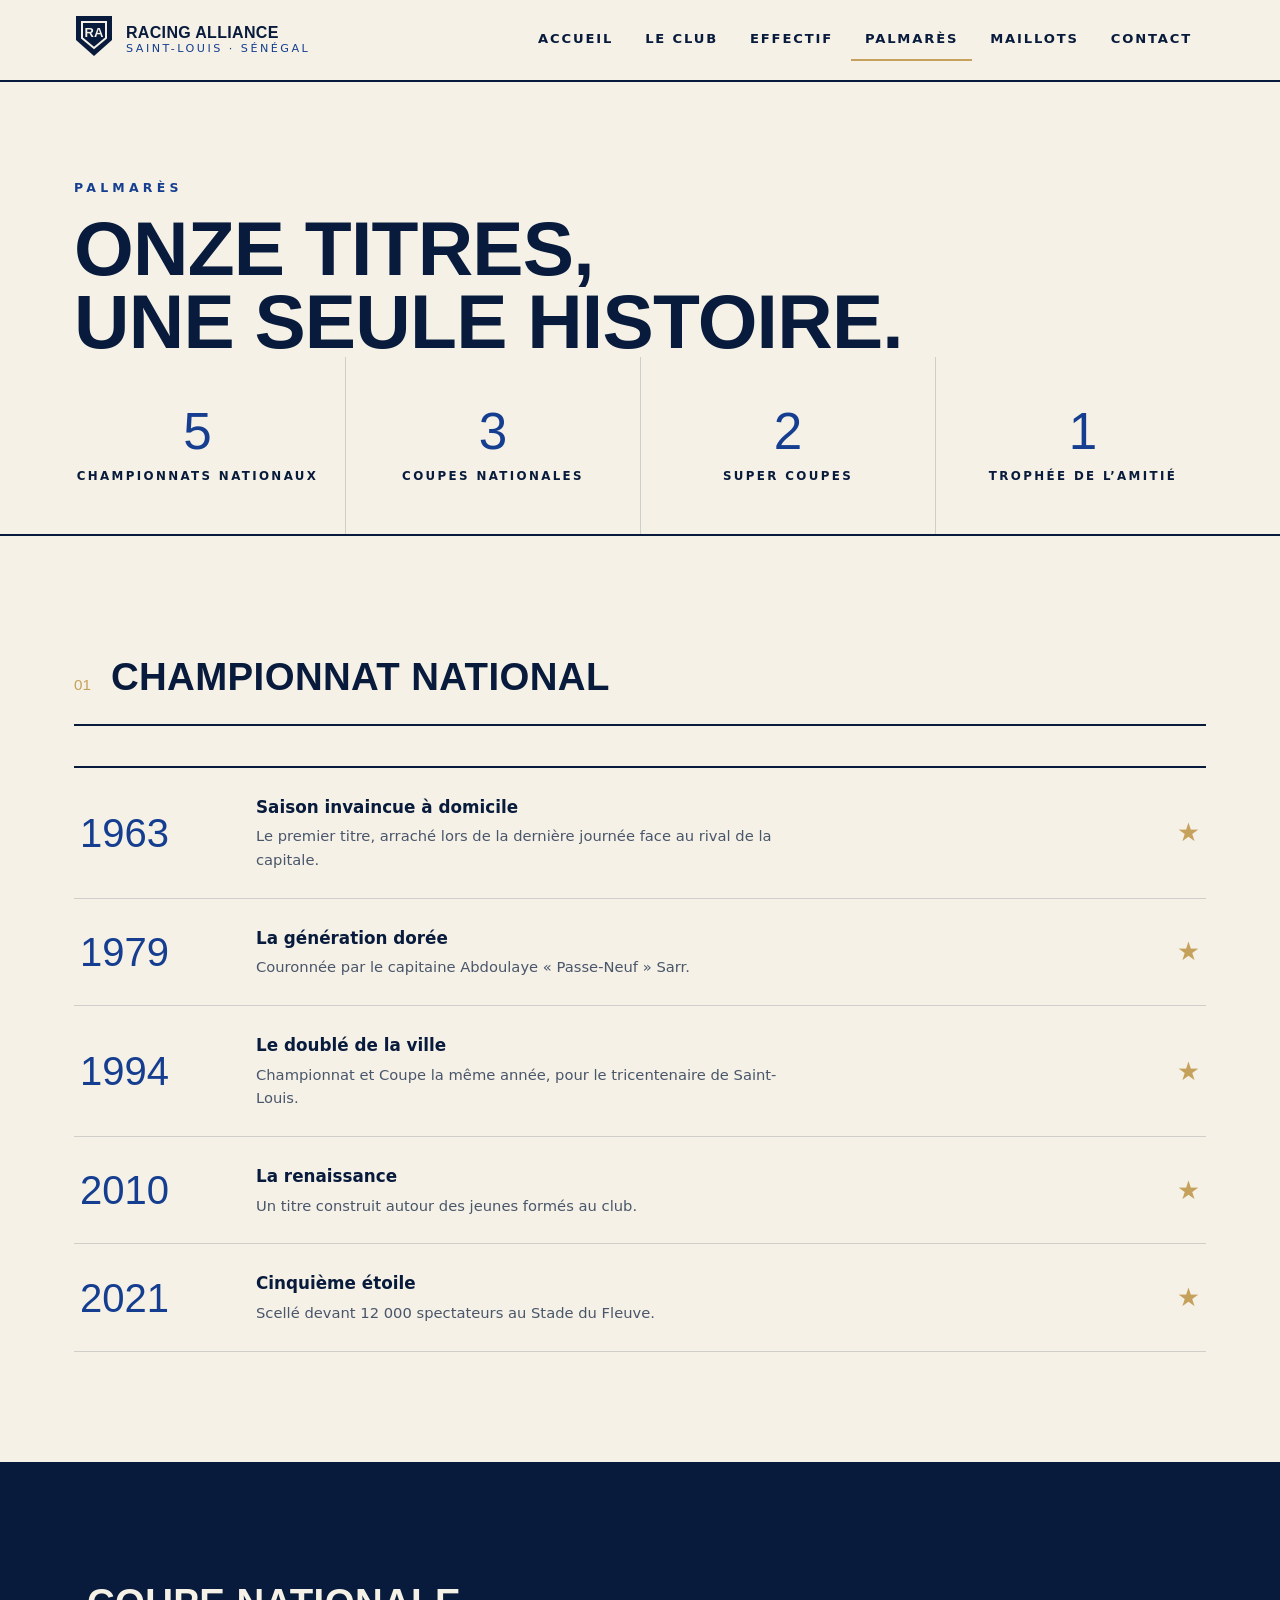
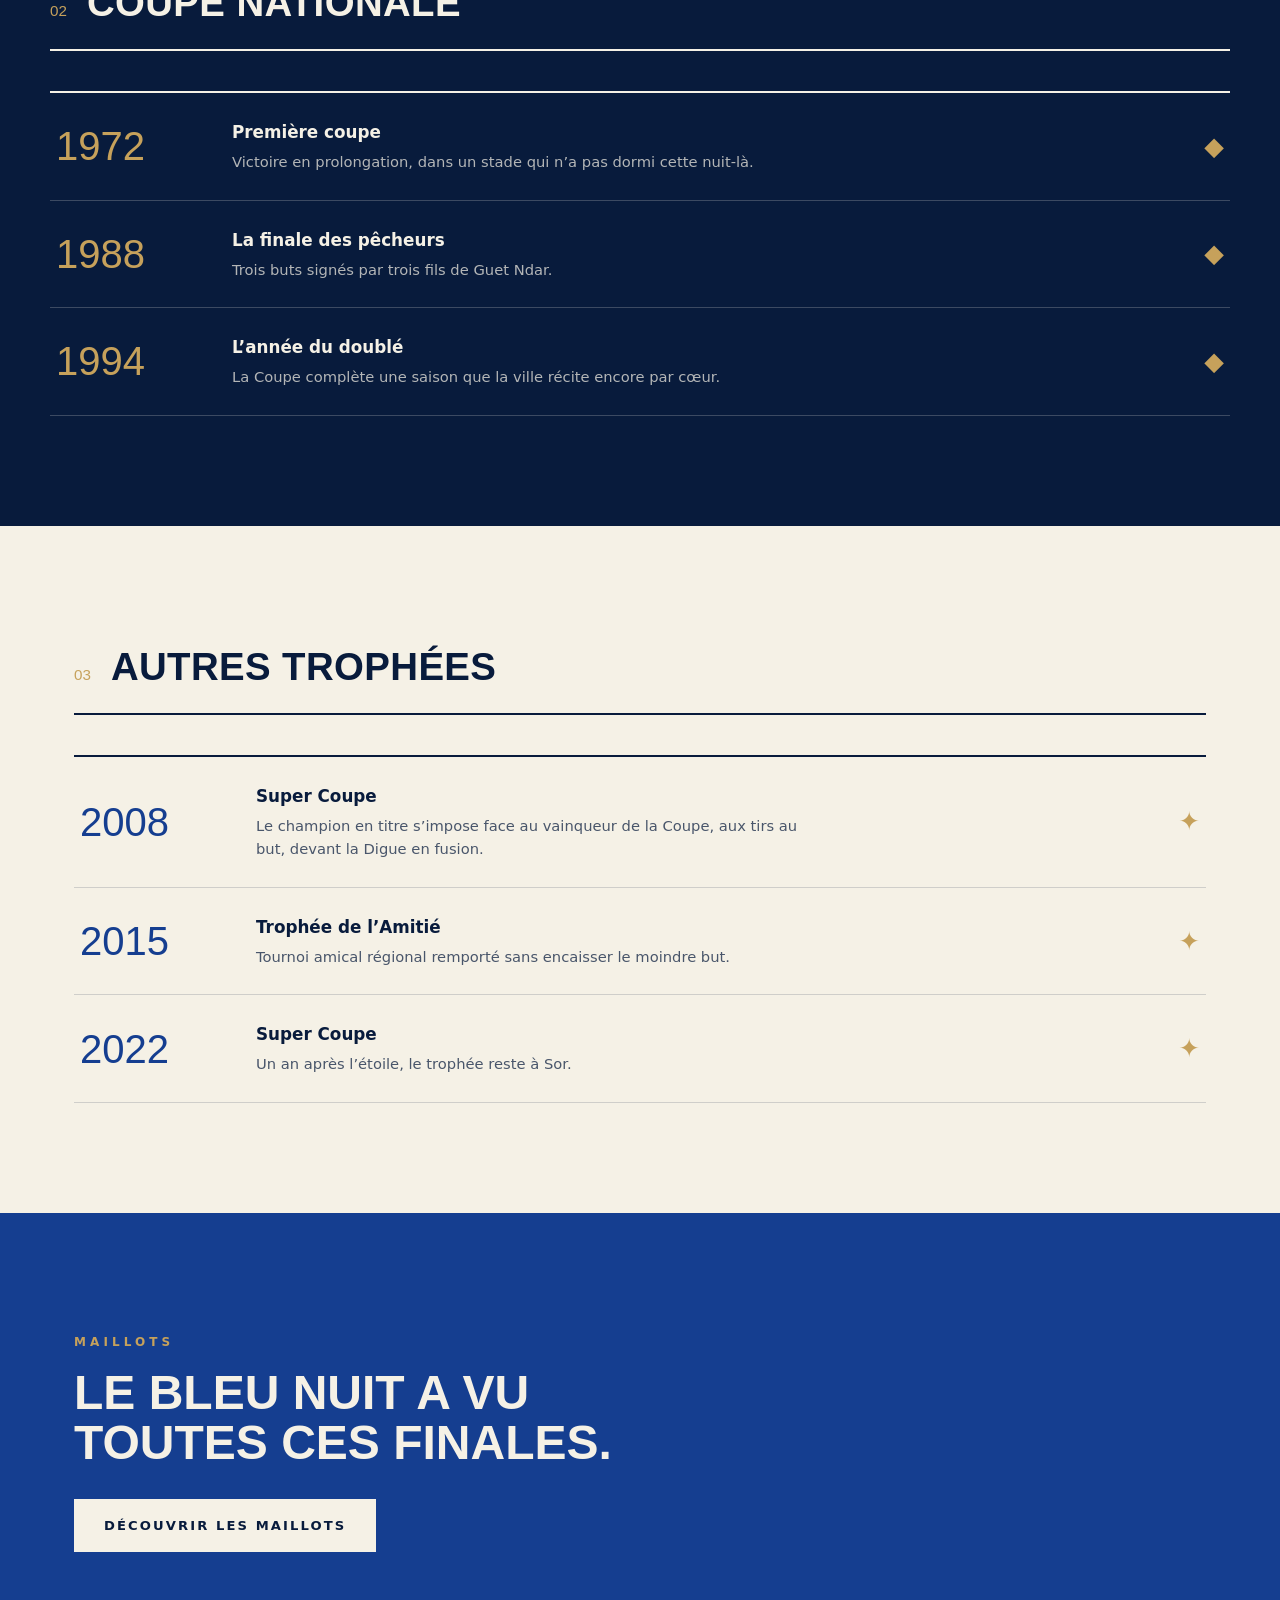
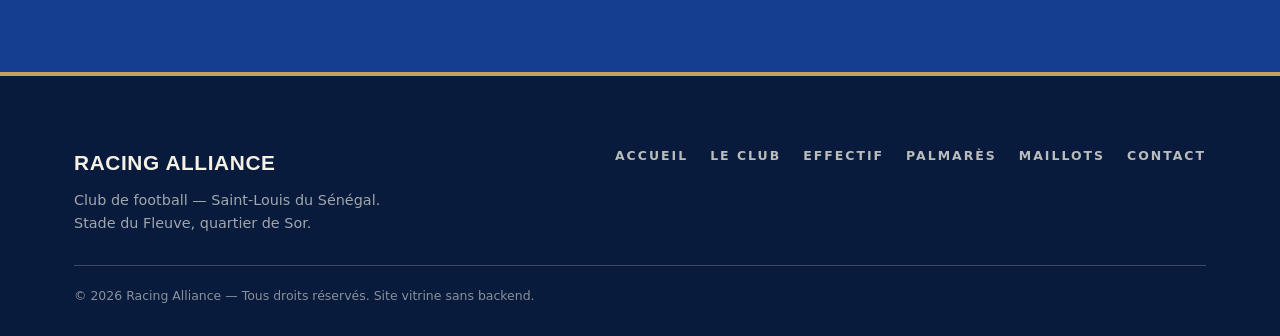
<file: palmares.html>
<!DOCTYPE html>
<html lang="fr">
<head>
  <meta charset="UTF-8">
  <meta name="viewport" content="width=device-width, initial-scale=1.0">
  <title>Palmarès — Racing Alliance</title>
  <meta name="description" content="Le palmarès du Racing Alliance de Saint-Louis : onze titres majeurs, cinq championnats nationaux et trois Coupes Nationales.">
  <link rel="icon" href="data:image/svg+xml,%3Csvg xmlns='http://www.w3.org/2000/svg' viewBox='0 0 32 32'%3E%3Crect width='32' height='32' fill='%23081B3C'/%3E%3Ctext x='16' y='22' font-family='Arial Black,Arial' font-size='14' font-weight='900' fill='%23fff' text-anchor='middle'%3RA%3C/text%3E%3C/svg%3E">
  <link rel="stylesheet" href="css/style.css">
</head>
<body>

  <a class="lien-evitement" href="#contenu">Aller au contenu</a>

  <header class="entete" id="entete">
    <div class="entete-interne">
      <a class="logo" href="index.html" aria-label="Racing Alliance — Accueil">
        <span class="logo-ecusson" aria-hidden="true">
          <svg viewBox="0 0 40 44" focusable="false">
            <path d="M2 2h36v24L20 42 2 26Z" fill="#081B3C"/>
            <path d="M8 8h24v16L20 34 8 24Z" fill="none" stroke="#F5F1E6" stroke-width="2"/>
            <text x="20" y="23" text-anchor="middle" font-size="13" font-weight="900" fill="#F5F1E6" font-family="Arial Black, Arial, sans-serif">RA</text>
          </svg>
        </span>
        <span class="logo-texte">
          <strong>Racing Alliance</strong>
          <small>Saint-Louis · Sénégal</small>
        </span>
      </a>

      <nav class="navigation" id="navigation" aria-label="Navigation principale">
        <ul>
          <li><a href="index.html" data-page="index.html">Accueil</a></li>
          <li><a href="club.html" data-page="club.html">Le club</a></li>
          <li><a href="effectif.html" data-page="effectif.html">Effectif</a></li>
          <li><a href="palmares.html" data-page="palmares.html">Palmarès</a></li>
          <li><a href="maillots.html" data-page="maillots.html">Maillots</a></li>
          <li><a href="contact.html" data-page="contact.html">Contact</a></li>
        </ul>
      </nav>

      <button class="bouton-menu" id="bouton-menu" aria-expanded="false" aria-controls="navigation">
        <span class="bouton-menu-barre" aria-hidden="true"></span>
        <span class="bouton-menu-barre" aria-hidden="true"></span>
        <span class="sr-only">Ouvrir le menu</span>
      </button>
    </div>
  </header>

  <main id="contenu">

    <section class="page-tete">
      <p class="page-kicker" data-reveal>Palmarès</p>
      <h1 class="page-titre" data-reveal>Onze titres,<br>une seule histoire.</h1>
    </section>

    <section class="chiffres chiffres-or">
      <div class="chiffres-grille">
        <div class="chiffre" data-reveal>
          <span class="chiffre-valeur">5</span>
          <span class="chiffre-libelle">Championnats Nationaux</span>
        </div>
        <div class="chiffre" data-reveal>
          <span class="chiffre-valeur">3</span>
          <span class="chiffre-libelle">Coupes Nationales</span>
        </div>
        <div class="chiffre" data-reveal>
          <span class="chiffre-valeur">2</span>
          <span class="chiffre-libelle">Super Coupes</span>
        </div>
        <div class="chiffre" data-reveal>
          <span class="chiffre-valeur">1</span>
          <span class="chiffre-libelle">Trophée de l’Amitié</span>
        </div>
      </div>
    </section>

    <section class="section">
      <header class="section-tete" data-reveal>
        <span class="section-num">01</span>
        <h2>Championnat National</h2>
      </header>
      <ul class="palmares-liste">
        <li class="palmares-ligne" data-reveal>
          <span class="palmares-annee">1963</span>
          <div class="palmares-detail">
            <strong>Saison invaincue à domicile</strong>
            <p>Le premier titre, arraché lors de la dernière journée face au rival de la capitale.</p>
          </div>
          <span class="palmares-badge">★</span>
        </li>
        <li class="palmares-ligne" data-reveal>
          <span class="palmares-annee">1979</span>
          <div class="palmares-detail">
            <strong>La génération dorée</strong>
            <p>Couronnée par le capitaine Abdoulaye «&nbsp;Passe-Neuf&nbsp;» Sarr.</p>
          </div>
          <span class="palmares-badge">★</span>
        </li>
        <li class="palmares-ligne" data-reveal>
          <span class="palmares-annee">1994</span>
          <div class="palmares-detail">
            <strong>Le doublé de la ville</strong>
            <p>Championnat et Coupe la même année, pour le tricentenaire de Saint-Louis.</p>
          </div>
          <span class="palmares-badge">★</span>
        </li>
        <li class="palmares-ligne" data-reveal>
          <span class="palmares-annee">2010</span>
          <div class="palmares-detail">
            <strong>La renaissance</strong>
            <p>Un titre construit autour des jeunes formés au club.</p>
          </div>
          <span class="palmares-badge">★</span>
        </li>
        <li class="palmares-ligne" data-reveal>
          <span class="palmares-annee">2021</span>
          <div class="palmares-detail">
            <strong>Cinquième étoile</strong>
            <p>Scellé devant 12&nbsp;000 spectateurs au Stade du Fleuve.</p>
          </div>
          <span class="palmares-badge">★</span>
        </li>
      </ul>
    </section>

    <section class="section section-encre">
      <header class="section-tete section-tete-clair" data-reveal>
        <span class="section-num">02</span>
        <h2>Coupe Nationale</h2>
      </header>
      <ul class="palmares-liste palmares-liste-clair">
        <li class="palmares-ligne" data-reveal>
          <span class="palmares-annee">1972</span>
          <div class="palmares-detail">
            <strong>Première coupe</strong>
            <p>Victoire en prolongation, dans un stade qui n’a pas dormi cette nuit-là.</p>
          </div>
          <span class="palmares-badge">◆</span>
        </li>
        <li class="palmares-ligne" data-reveal>
          <span class="palmares-annee">1988</span>
          <div class="palmares-detail">
            <strong>La finale des pêcheurs</strong>
            <p>Trois buts signés par trois fils de Guet Ndar.</p>
          </div>
          <span class="palmares-badge">◆</span>
        </li>
        <li class="palmares-ligne" data-reveal>
          <span class="palmares-annee">1994</span>
          <div class="palmares-detail">
            <strong>L’année du doublé</strong>
            <p>La Coupe complète une saison que la ville récite encore par cœur.</p>
          </div>
          <span class="palmares-badge">◆</span>
        </li>
      </ul>
    </section>

    <section class="section">
      <header class="section-tete" data-reveal>
        <span class="section-num">03</span>
        <h2>Autres trophées</h2>
      </header>
      <ul class="palmares-liste">
        <li class="palmares-ligne" data-reveal>
          <span class="palmares-annee">2008</span>
          <div class="palmares-detail">
            <strong>Super Coupe</strong>
            <p>Le champion en titre s’impose face au vainqueur de la Coupe, aux tirs au but, devant la Digue en fusion.</p>
          </div>
          <span class="palmares-badge">✦</span>
        </li>
        <li class="palmares-ligne" data-reveal>
          <span class="palmares-annee">2015</span>
          <div class="palmares-detail">
            <strong>Trophée de l’Amitié</strong>
            <p>Tournoi amical régional remporté sans encaisser le moindre but.</p>
          </div>
          <span class="palmares-badge">✦</span>
        </li>
        <li class="palmares-ligne" data-reveal>
          <span class="palmares-annee">2022</span>
          <div class="palmares-detail">
            <strong>Super Coupe</strong>
            <p>Un an après l’étoile, le trophée reste à Sor.</p>
          </div>
          <span class="palmares-badge">✦</span>
        </li>
      </ul>
    </section>

    <section class="appel">
      <div class="appel-interne" data-reveal>
        <p class="appel-kicker">Maillots</p>
        <h2>Le bleu nuit a vu<br>toutes ces finales.</h2>
        <a class="bouton bouton-clair" href="maillots.html">Découvrir les maillots</a>
      </div>
    </section>

  </main>

  <footer class="pied">
    <div class="pied-interne">
      <div class="pied-marque">
        <strong>Racing Alliance</strong>
        <p>Club de football — Saint-Louis du Sénégal.<br>Stade du Fleuve, quartier de Sor.</p>
      </div>
      <nav class="pied-nav" aria-label="Navigation de pied de page">
        <a href="index.html">Accueil</a>
        <a href="club.html">Le club</a>
        <a href="effectif.html">Effectif</a>
        <a href="palmares.html">Palmarès</a>
        <a href="maillots.html">Maillots</a>
        <a href="contact.html">Contact</a>
      </nav>
      <p class="pied-note">© <span id="annee">2026</span> Racing Alliance — Tous droits réservés. Site vitrine sans backend.</p>
    </div>
  </footer>

  <script src="js/script.js"></script>
</body>
</html>
</file>
<file: css/style.css>
/* ============================================================
   RACING ALLIANCE — Feuille de style principale
   Direction artistique : éditorial sportif, papier, encre bleue
   ============================================================ */

:root {
  --encre: #081B3C;
  --bleu: #153E90;
  --bleu-clair: #9DBBE0;
  --papier: #F5F1E6;
  --blanc: #FFFFFF;
  --or: #C6A15B;
  --trait: rgba(8, 27, 60, 0.16);
  --trait-clair: rgba(245, 241, 230, 0.22);

  --police-titre: "Archivo Black", "Arial Black", "Helvetica Neue", Arial, sans-serif;
  --police-texte: "Segoe UI", system-ui, -apple-system, Roboto, "Helvetica Neue", Arial, sans-serif;
  --police-serif: Georgia, "Times New Roman", serif;

  --largeur-max: 1180px;
  --vitesse: 0.35s;
}

* { margin: 0; padding: 0; box-sizing: border-box; }

html { scroll-behavior: smooth; }

body {
  font-family: var(--police-texte);
  background: var(--papier);
  color: var(--encre);
  line-height: 1.6;
  -webkit-font-smoothing: antialiased;
  overflow-x: hidden;
}

img { max-width: 100%; height: auto; display: block; }

a { color: inherit; }

::selection { background: var(--or); color: var(--encre); }

.sr-only {
  position: absolute; width: 1px; height: 1px;
  clip: rect(0 0 0 0); overflow: hidden; white-space: nowrap;
}

.lien-evitement {
  position: absolute; left: -999px; top: 0;
  background: var(--encre); color: var(--papier);
  padding: 10px 16px; z-index: 200;
}
.lien-evitement:focus { left: 0; }

/* ------------------------------------------------------------
   En-tête & navigation
   ------------------------------------------------------------ */

.entete {
  position: sticky; top: 0; z-index: 100;
  background: var(--papier);
  border-bottom: 2px solid var(--encre);
  transition: box-shadow var(--vitesse) ease;
}
.entete.est-defile { box-shadow: 0 8px 30px rgba(8, 27, 60, 0.14); }

.entete-interne {
  max-width: var(--largeur-max);
  margin: 0 auto;
  padding: 14px 24px;
  display: flex; align-items: center; justify-content: space-between; gap: 20px;
}

.logo {
  display: flex; align-items: center; gap: 12px;
  text-decoration: none;
}

.logo-ecusson svg {
  width: 40px; height: 44px;
  transition: transform var(--vitesse) ease;
}
.logo:hover .logo-ecusson svg { transform: translateY(-2px) rotate(-3deg); }

.logo-texte { display: flex; flex-direction: column; line-height: 1.15; }
.logo-texte strong {
  font-family: var(--police-titre);
  font-size: 1rem; letter-spacing: 0.02em; text-transform: uppercase;
}
.logo-texte small {
  font-size: 0.7rem; letter-spacing: 0.22em; text-transform: uppercase;
  color: var(--bleu);
}

.navigation ul {
  list-style: none;
  display: flex; gap: 4px;
}

.navigation a {
  display: inline-block;
  padding: 10px 14px;
  text-decoration: none;
  font-size: 0.82rem;
  font-weight: 700;
  letter-spacing: 0.14em;
  text-transform: uppercase;
  border-bottom: 2px solid transparent;
  transition: color var(--vitesse) ease, border-color var(--vitesse) ease;
}
.navigation a:hover { color: var(--bleu); }
.navigation a.est-actif { border-color: var(--or); }

.bouton-menu {
  display: none;
  position: relative;
  z-index: 101;
  width: 46px; height: 46px;
  background: var(--papier);
  border: 2px solid var(--encre);
  cursor: pointer;
  flex-direction: column; align-items: center; justify-content: center; gap: 7px;
}
.bouton-menu-barre {
  display: block; width: 20px; height: 2px;
  background: var(--encre);
  transition: transform var(--vitesse) ease, opacity var(--vitesse) ease;
}
body.menu-ouvert .bouton-menu-barre:nth-child(1) { transform: translateY(4.5px) rotate(45deg); }
body.menu-ouvert .bouton-menu-barre:nth-child(2) { transform: translateY(-4.5px) rotate(-45deg); }

/* ------------------------------------------------------------
   Boutons
   ------------------------------------------------------------ */

.bouton {
  display: inline-block;
  padding: 14px 28px;
  font-size: 0.82rem; font-weight: 800;
  letter-spacing: 0.16em; text-transform: uppercase;
  text-decoration: none; cursor: pointer;
  border: 2px solid var(--encre);
  transition: background var(--vitesse) ease, color var(--vitesse) ease,
              transform var(--vitesse) ease;
}
.bouton:hover { transform: translateY(-2px); }
.bouton:active { transform: translateY(0); }

.bouton-plein { background: var(--encre); color: var(--papier); }
.bouton-plein:hover { background: var(--bleu); border-color: var(--bleu); }

.bouton-ligne { background: transparent; color: var(--encre); }
.bouton-ligne:hover { background: var(--encre); color: var(--papier); }

.bouton-clair { background: var(--papier); color: var(--encre); border-color: var(--papier); }
.bouton-clair:hover { background: var(--or); border-color: var(--or); }

/* ------------------------------------------------------------
   Héros (accueil)
   ------------------------------------------------------------ */

.heros {
  position: relative;
  min-height: calc(100vh - 76px);
  display: flex; flex-direction: column; justify-content: center;
  padding: 60px 24px 120px;
  overflow: hidden;
}

.heros-kicker {
  font-size: 0.78rem; font-weight: 800;
  letter-spacing: 0.34em; text-transform: uppercase;
  color: var(--bleu);
  margin-bottom: 18px;
}

.heros-titre {
  font-family: var(--police-titre);
  text-transform: uppercase;
  line-height: 0.88;
  letter-spacing: -0.01em;
  display: flex; flex-direction: column;
  margin-left: -0.04em;
}

.heros-mot {
  font-size: clamp(3.4rem, 13vw, 10.5rem);
  animation: montee 0.9s cubic-bezier(0.19, 1, 0.22, 1) both;
}

.heros-mot-contour {
  color: var(--encre);
}

@supports (-webkit-text-stroke: 2px #000) {
  .heros-mot-contour {
    color: transparent;
    -webkit-text-stroke: 2.5px var(--encre);
  }
}

@keyframes montee {
  from { opacity: 0; transform: translateY(50px); }
  to   { opacity: 1; transform: translateY(0); }
}

.heros-bas {
  margin-top: 42px;
  display: flex; flex-wrap: wrap; align-items: flex-end; justify-content: space-between; gap: 26px;
}

.heros-slogan {
  font-family: var(--police-serif); font-style: italic;
  font-size: clamp(1.05rem, 2vw, 1.35rem);
  max-width: 420px;
}
.heros-slogan em { color: var(--bleu); }

.heros-actions { display: flex; flex-wrap: wrap; gap: 14px; }

.heros-rayures {
  position: absolute; right: -40px; bottom: 90px;
  width: min(38vw, 340px); height: min(52vh, 420px);
  background: repeating-linear-gradient(
    90deg,
    var(--bleu) 0 34px,
    var(--papier) 34px 68px
  );
  outline: 2px solid var(--encre);
  transform: rotate(-4deg);
  z-index: -1;
}

/* ------------------------------------------------------------
   Bandeau défilant
   ------------------------------------------------------------ */

.bandeau-defilant {
  background: var(--encre); color: var(--papier);
  border-block: 2px solid var(--encre);
  overflow: hidden; white-space: nowrap;
}

.bandeau-piste {
  display: inline-flex;
  animation: defilement 26s linear infinite;
}

.bandeau-piste span {
  padding: 12px 0;
  font-family: var(--police-titre);
  font-size: 0.85rem;
  letter-spacing: 0.18em; text-transform: uppercase;
}

@keyframes defilement {
  from { transform: translateX(0); }
  to   { transform: translateX(-50%); }
}

/* ------------------------------------------------------------
   Structure des sections
   ------------------------------------------------------------ */

.section {
  max-width: var(--largeur-max);
  margin: 0 auto;
  padding: clamp(56px, 9vw, 110px) 24px;
}

.section-encre {
  background: var(--encre); color: var(--papier);
  max-width: none;
}
.section-encre > * { max-width: var(--largeur-max); margin-inline: auto; }

.section-tete {
  display: flex; align-items: baseline; gap: 20px;
  border-bottom: 2px solid currentColor;
  padding-bottom: 16px; margin-bottom: 40px;
}

.section-num {
  font-family: var(--police-titre);
  font-size: 0.95rem;
  color: var(--or);
}

.section-tete h2 {
  font-family: var(--police-titre);
  font-size: clamp(1.5rem, 4vw, 2.4rem);
  text-transform: uppercase; letter-spacing: 0.01em;
}

.grille-editoriale { display: grid; gap: 32px; }
.grille-deux { grid-template-columns: 1.4fr 1fr; align-items: start; }

.texte-large { font-size: clamp(1.1rem, 2.2vw, 1.4rem); line-height: 1.55; }
.texte-large em { color: var(--bleu); font-style: normal; font-weight: 700; }
.section-encre .texte-large em { color: var(--bleu-clair); }

.grille-editoriale p + p { margin-top: 18px; }
.grille-editoriale .bouton { margin-top: 22px; }

.liste-identite { list-style: none; }
.liste-identite li {
  display: flex; justify-content: space-between; gap: 16px;
  padding: 12px 2px;
  border-bottom: 1px solid var(--trait);
  font-size: 0.95rem;
}
.section-encre .liste-identite li { border-color: var(--trait-clair); }
.liste-identite strong {
  font-size: 0.72rem; letter-spacing: 0.2em; text-transform: uppercase;
  color: var(--bleu); align-self: center;
}
.section-encre .liste-identite strong { color: var(--or); }

/* ------------------------------------------------------------
   Chiffres clés
   ------------------------------------------------------------ */

.chiffres {
  background: var(--blanc);
  border-block: 2px solid var(--encre);
}

.chiffres-or { border-top: none; background: var(--papier); }

.chiffres-grille {
  max-width: var(--largeur-max);
  margin: 0 auto;
  display: grid;
  grid-template-columns: repeat(4, 1fr);
}

.chiffre {
  padding: clamp(28px, 4vw, 48px) 20px;
  text-align: center;
  border-left: 1px solid var(--trait);
}
.chiffre:first-child { border-left: none; }

.chiffre-valeur {
  display: block;
  font-family: var(--police-titre);
  font-size: clamp(1.9rem, 4.5vw, 3.2rem);
  line-height: 1.05;
}
.chiffres-or .chiffre-valeur { color: var(--bleu); }

.chiffre-libelle {
  display: block; margin-top: 8px;
  font-size: 0.74rem; font-weight: 700;
  letter-spacing: 0.2em; text-transform: uppercase;
  color: var(--bleu);
}
.chiffres-or .chiffre-libelle { color: var(--encre); }

/* ------------------------------------------------------------
   Aperçu maillots (accueil)
   ------------------------------------------------------------ */

.maillots-apercu { display: grid; gap: 0; border-top: 2px solid var(--encre); }

.maillot-ligne {
  display: grid;
  grid-template-columns: 200px 1fr auto;
  gap: 26px; align-items: baseline;
  padding: 26px 4px;
  border-bottom: 2px solid var(--encre);
  transition: background var(--vitesse) ease, padding-left var(--vitesse) ease;
}
.maillot-ligne:hover { background: var(--blanc); padding-left: 18px; }

.maillot-nom {
  font-family: var(--police-titre);
  font-size: clamp(1.1rem, 2.4vw, 1.5rem);
  text-transform: uppercase;
}

.maillot-ligne p { color: rgba(8, 27, 60, 0.75); font-size: 0.98rem; }

.maillot-ligne a {
  text-decoration: none; font-weight: 800;
  font-size: 0.8rem; letter-spacing: 0.14em; text-transform: uppercase;
  color: var(--bleu); white-space: nowrap;
}
.maillot-ligne a:hover { color: var(--encre); }

/* ------------------------------------------------------------
   Appels (bandeaux CTA)
   ------------------------------------------------------------ */

.appel { background: var(--bleu); color: var(--papier); }

.appel-interne {
  max-width: var(--largeur-max);
  margin: 0 auto;
  padding: clamp(64px, 10vw, 120px) 24px;
  text-align: left;
}

.appel-kicker {
  font-size: 0.75rem; font-weight: 800;
  letter-spacing: 0.34em; text-transform: uppercase;
  color: var(--or);
  margin-bottom: 16px;
}

.appel h2 {
  font-family: var(--police-titre);
  font-size: clamp(1.7rem, 4.5vw, 3rem);
  text-transform: uppercase; line-height: 1.05;
  margin-bottom: 30px;
}

/* ------------------------------------------------------------
   Pages : têtes de page
   ------------------------------------------------------------ */

.page-tete {
  max-width: var(--largeur-max);
  margin: 0 auto;
  padding: clamp(52px, 8vw, 96px) 24px 0;
}

.page-kicker {
  font-size: 0.78rem; font-weight: 800;
  letter-spacing: 0.34em; text-transform: uppercase;
  color: var(--bleu);
  margin-bottom: 14px;
}

.page-titre {
  font-family: var(--police-titre);
  font-size: clamp(2.3rem, 7vw, 4.8rem);
  text-transform: uppercase; line-height: 0.95;
  letter-spacing: -0.01em;
}

.page-intro {
  margin-top: 22px;
  font-family: var(--police-serif); font-style: italic;
  font-size: 1.15rem;
  max-width: 560px;
  color: rgba(8, 27, 60, 0.8);
}

/* ------------------------------------------------------------
   Chronologie (histoire)
   ------------------------------------------------------------ */

.chronologie { list-style: none; counter-reset: epoque; }

.chronologie-point {
  display: grid;
  grid-template-columns: 170px 1fr;
  gap: 28px;
  padding: 30px 0;
  border-bottom: 1px solid var(--trait-clair);
}

.chronologie-annee {
  font-family: var(--police-titre);
  font-size: clamp(1.8rem, 4vw, 2.8rem);
  line-height: 1;
  color: var(--or);
}

.chronologie-point h3 {
  font-family: var(--police-titre);
  font-size: 1.05rem; text-transform: uppercase; letter-spacing: 0.04em;
  margin-bottom: 8px;
}

.chronologie-point p {
  color: rgba(245, 241, 230, 0.78);
  font-size: 0.98rem;
  max-width: 620px;
}

/* ------------------------------------------------------------
   Valeurs (club)
   ------------------------------------------------------------ */

.valeurs-grille {
  display: grid;
  grid-template-columns: repeat(3, 1fr);
  gap: 0;
  border: 2px solid var(--encre);
}

.valeur {
  padding: 34px 28px;
  border-left: 2px solid var(--encre);
  transition: background var(--vitesse) ease, color var(--vitesse) ease;
}
.valeur:first-child { border-left: none; }

.valeur:hover { background: var(--encre); color: var(--papier); }

.valeur-num {
  display: block;
  font-family: var(--police-titre);
  font-size: 2rem;
  color: var(--or);
  margin-bottom: 14px;
}

.valeur h3 {
  font-family: var(--police-titre);
  font-size: 1rem; text-transform: uppercase; letter-spacing: 0.03em;
  margin-bottom: 12px;
}

.valeur p { font-size: 0.94rem; opacity: 0.82; }

/* ------------------------------------------------------------
   Effectif
   ------------------------------------------------------------ */

.effectif-liste { list-style: none; border-top: 2px solid var(--encre); }

.joueur {
  display: grid;
  grid-template-columns: 90px 1fr auto;
  gap: 22px; align-items: center;
  padding: 18px 6px;
  border-bottom: 1px solid var(--trait);
  transition: background var(--vitesse) ease, color var(--vitesse) ease,
              padding-left var(--vitesse) ease;
}

.joueur:hover { background: var(--encre); color: var(--papier); padding-left: 20px; }

.joueur-num {
  font-family: var(--police-titre);
  font-size: clamp(1.5rem, 3vw, 2.1rem);
  color: var(--bleu);
}
.joueur:hover .joueur-num { color: var(--or); }

.joueur-infos strong {
  display: block;
  font-size: 1.06rem; font-weight: 800; letter-spacing: 0.02em;
}
.joueur-infos span { font-size: 0.84rem; opacity: 0.65; }

.joueur-poste {
  font-size: 0.72rem; font-weight: 800;
  letter-spacing: 0.18em; text-transform: uppercase;
  color: var(--bleu); text-align: right;
}
.joueur:hover .joueur-poste { color: var(--papier); }

.staff-grille {
  list-style: none;
  display: grid;
  grid-template-columns: repeat(3, 1fr);
  border-top: 1px solid var(--trait-clair);
}

.staff-grille li {
  padding: 24px 20px;
  border-bottom: 1px solid var(--trait-clair);
  border-right: 1px solid var(--trait-clair);
}
.staff-grille li:nth-child(3n) { border-right: none; }

.staff-grille strong { display: block; font-size: 1rem; }
.staff-grille span {
  font-size: 0.74rem; letter-spacing: 0.16em; text-transform: uppercase;
  color: var(--or);
}

/* ------------------------------------------------------------
   Palmarès
   ------------------------------------------------------------ */

.palmares-liste { list-style: none; border-top: 2px solid currentColor; }

.palmares-ligne {
  display: grid;
  grid-template-columns: 150px 1fr auto;
  gap: 26px; align-items: center;
  padding: 26px 6px;
  border-bottom: 1px solid var(--trait);
  transition: background var(--vitesse) ease, padding-left var(--vitesse) ease;
}
.palmares-ligne:hover { background: var(--blanc); padding-left: 20px; }

.section-encre .palmares-ligne { border-color: var(--trait-clair); }
.section-encre .palmares-ligne:hover { background: rgba(255, 255, 255, 0.07); }

.palmares-annee {
  font-family: var(--police-titre);
  font-size: clamp(1.6rem, 3.5vw, 2.5rem);
  line-height: 1;
  color: var(--bleu);
}
.section-encre .palmares-annee { color: var(--or); }

.palmares-detail strong {
  display: block; font-size: 1.05rem; font-weight: 800;
  margin-bottom: 4px;
}
.palmares-detail p { font-size: 0.92rem; opacity: 0.72; max-width: 560px; }

.palmares-badge {
  font-size: 1.6rem; color: var(--or);
  transition: transform var(--vitesse) ease;
}
.palmares-ligne:hover .palmares-badge { transform: scale(1.25) rotate(10deg); }

/* ------------------------------------------------------------
   Page maillots — visionneuse
   ------------------------------------------------------------ */

.visionneuse-zone {
  display: grid;
  grid-template-columns: 280px minmax(300px, 480px) 1fr;
  gap: clamp(24px, 4vw, 56px);
  align-items: start;
}

.selecteur-groupe { border: none; margin-bottom: 30px; }

.selecteur-groupe legend {
  font-size: 0.72rem; font-weight: 800;
  letter-spacing: 0.24em; text-transform: uppercase;
  color: var(--bleu);
  margin-bottom: 12px;
}

.selecteur-boutons { display: flex; flex-direction: column; gap: 8px; }

.selecteur-bouton {
  text-align: left;
  padding: 13px 18px;
  font-family: var(--police-titre);
  font-size: 0.88rem; text-transform: uppercase; letter-spacing: 0.06em;
  background: transparent;
  border: 2px solid var(--encre);
  color: var(--encre);
  cursor: pointer;
  transition: background var(--vitesse) ease, color var(--vitesse) ease,
              transform var(--vitesse) ease;
}

.selecteur-bouton:hover:not(:disabled) { transform: translateX(4px); }

.selecteur-bouton.est-actif { background: var(--encre); color: var(--papier); }
.selecteur-bouton:disabled {
  border-style: dashed; opacity: 0.45; cursor: not-allowed;
}

.visionneuse-cadre {
  position: relative;
  border: 2px solid var(--encre);
  background:
    repeating-linear-gradient(45deg, var(--blanc) 0 22px, var(--papier) 22px 44px);
  aspect-ratio: 8 / 9;
  display: flex; align-items: center; justify-content: center;
  overflow: hidden;
}

.visionneuse-image {
  max-height: 86%;
  object-fit: contain;
  filter: drop-shadow(0 18px 24px rgba(8, 27, 60, 0.25));
  transition: opacity 0.28s ease, transform 0.45s cubic-bezier(0.19, 1, 0.22, 1);
}
.visionneuse-image.est-chargement { opacity: 0; transform: scale(0.96) translateY(8px); }

.visionneuse-etiquette {
  position: absolute; top: 14px; left: 14px;
  background: var(--encre); color: var(--papier);
  padding: 6px 12px;
  font-size: 0.68rem; font-weight: 800;
  letter-spacing: 0.2em; text-transform: uppercase;
}

.visionneuse-message {
  position: absolute; inset: 0;
  background: var(--papier);
  display: flex; flex-direction: column; align-items: center; justify-content: center;
  gap: 10px; text-align: center;
  padding: 30px;
}
.visionneuse-message strong {
  font-family: var(--police-titre); text-transform: uppercase; font-size: 1rem;
}
.visionneuse-message p { font-size: 0.88rem; color: rgba(8, 27, 60, 0.7); }
.visionneuse-message code {
  background: var(--encre); color: var(--papier);
  padding: 2px 6px; font-size: 0.8rem;
}

.visionneuse-legende {
  margin-top: 12px;
  font-family: var(--police-serif); font-style: italic;
  font-size: 0.95rem; color: rgba(8, 27, 60, 0.7);
  text-align: center;
}

.maillot-fiche {
  border-top: 2px solid var(--encre);
  padding-top: 22px;
  animation: fondu 0.4s ease both;
}

.maillot-fiche[hidden] { display: none; }

.maillot-fiche h2 {
  font-family: var(--police-titre);
  font-size: 1.5rem; text-transform: uppercase;
}

.maillot-devise {
  font-family: var(--police-serif); font-style: italic;
  color: var(--bleu);
  margin: 8px 0 14px;
}

.maillot-fiche p:last-of-type { font-size: 0.96rem; color: rgba(8, 27, 60, 0.78); }

.nuancier {
  list-style: none;
  display: flex; gap: 12px; flex-wrap: wrap;
  margin-top: 20px;
}

.nuancier li {
  width: 64px; height: 64px;
  background: var(--couleur);
  border: 2px solid var(--bordure, var(--encre));
  display: flex; align-items: flex-end;
  transition: transform var(--vitesse) ease;
}
.nuancier li:hover { transform: translateY(-4px); }

.nuancier span {
  width: 100%;
  background: rgba(8, 27, 60, 0.85); color: var(--papier);
  font-size: 0.58rem; font-weight: 700; letter-spacing: 0.06em;
  text-align: center; padding: 3px 1px;
}

@keyframes fondu {
  from { opacity: 0; transform: translateY(10px); }
  to   { opacity: 1; transform: translateY(0); }
}

/* ------------------------------------------------------------
   Contact
   ------------------------------------------------------------ */

.contact-grille {
  display: grid;
  grid-template-columns: 1.2fr 1fr;
  gap: clamp(36px, 6vw, 80px);
  align-items: start;
}

.formulaire .section-tete,
.coordonnees .section-tete { margin-bottom: 28px; }

.champ { margin-bottom: 20px; display: flex; flex-direction: column; gap: 8px; }

.champ label {
  font-size: 0.72rem; font-weight: 800;
  letter-spacing: 0.22em; text-transform: uppercase;
}

.champ input,
.champ select,
.champ textarea {
  font-family: var(--police-texte);
  font-size: 1rem;
  color: var(--encre);
  background: var(--blanc);
  border: 2px solid var(--encre);
  padding: 13px 14px;
  border-radius: 0;
  transition: box-shadow var(--vitesse) ease;
  appearance: none;
}

.champ textarea { resize: vertical; }

.champ input:focus,
.champ select:focus,
.champ textarea:focus {
  outline: none;
  box-shadow: 4px 4px 0 var(--or);
}

.champ select {
  background-image: url("data:image/svg+xml,%3Csvg xmlns='http://www.w3.org/2000/svg' width='12' height='8'%3E%3Cpath d='M1 1l5 5 5-5' fill='none' stroke='%23081B3C' stroke-width='2'/%3E%3C/svg%3E");
  background-repeat: no-repeat;
  background-position: right 16px center;
}

.champ-actions { margin-top: 6px; }

.formulaire-retour {
  margin-top: 22px;
  background: var(--encre); color: var(--papier);
  border-left: 6px solid var(--or);
  padding: 16px 18px;
  animation: fondu 0.4s ease both;
}

.formulaire-note {
  margin-top: 14px;
  font-size: 0.8rem; font-style: italic;
  color: rgba(8, 27, 60, 0.55);
}

.liste-coordonnees { list-style: none; }

.liste-coordonnees li {
  padding: 16px 2px;
  border-bottom: 1px solid var(--trait);
}
.liste-coordonnees strong {
  display: block;
  font-size: 0.72rem; font-weight: 800;
  letter-spacing: 0.22em; text-transform: uppercase;
  color: var(--bleu);
  margin-bottom: 4px;
}
.liste-coordonnees span { font-size: 0.97rem; }

.encart-acces {
  margin-top: 26px;
  border: 2px solid var(--encre);
  padding: 22px;
  background: var(--blanc);
  box-shadow: 6px 6px 0 var(--or);
}

.encart-acces strong {
  display: block;
  font-family: var(--police-titre);
  font-size: 0.95rem; text-transform: uppercase;
  margin-bottom: 8px;
}
.encart-acces p { font-size: 0.93rem; color: rgba(8, 27, 60, 0.78); }

/* ------------------------------------------------------------
   Pied de page
   ------------------------------------------------------------ */

.pied {
  background: var(--encre); color: var(--papier);
  border-top: 4px solid var(--or);
}

.pied-interne {
  max-width: var(--largeur-max);
  margin: 0 auto;
  padding: clamp(44px, 6vw, 70px) 24px 30px;
  display: grid;
  grid-template-columns: 1fr auto;
  gap: 30px 60px;
}

.pied-marque strong {
  font-family: var(--police-titre);
  font-size: 1.3rem; text-transform: uppercase; letter-spacing: 0.03em;
}

.pied-marque p {
  margin-top: 10px; font-size: 0.9rem;
  color: rgba(245, 241, 230, 0.65);
}

.pied-nav {
  display: flex; flex-wrap: wrap; gap: 8px 22px;
  align-content: start;
}

.pied-nav a {
  text-decoration: none;
  font-size: 0.78rem; font-weight: 700;
  letter-spacing: 0.16em; text-transform: uppercase;
  color: rgba(245, 241, 230, 0.75);
  transition: color var(--vitesse) ease;
}
.pied-nav a:hover { color: var(--or); }

.pied-note {
  grid-column: 1 / -1;
  border-top: 1px solid var(--trait-clair);
  padding-top: 20px;
  font-size: 0.78rem;
  color: rgba(245, 241, 230, 0.55);
}

/* ------------------------------------------------------------
   Animations d'apparition au défilement
   ------------------------------------------------------------ */

[data-reveal] {
  opacity: 0;
  transform: translateY(26px);
  transition: opacity 0.7s ease, transform 0.7s cubic-bezier(0.19, 1, 0.22, 1);
}
[data-reveal].est-visible { opacity: 1; transform: none; }

@media (prefers-reduced-motion: reduce) {
  *, *::before, *::after {
    animation-duration: 0.01ms !important;
    animation-iteration-count: 1 !important;
    transition-duration: 0.01ms !important;
  }
  html { scroll-behavior: auto; }
  [data-reveal] { opacity: 1; transform: none; }
}

/* ------------------------------------------------------------
   Responsive
   ------------------------------------------------------------ */

@media (max-width: 1020px) {
  .visionneuse-zone { grid-template-columns: 240px 1fr; }
  .maillot-details { grid-column: 1 / -1; }
  .staff-grille { grid-template-columns: repeat(2, 1fr); }
  .staff-grille li:nth-child(3n) { border-right: 1px solid var(--trait-clair); }
  .staff-grille li:nth-child(2n) { border-right: none; }
}

@media (max-width: 900px) {
  .bouton-menu { display: flex; }

  .navigation {
    position: fixed;
    inset: 0 0 0 auto;
    width: min(78vw, 340px);
    background: var(--encre);
    transform: translateX(100%);
    transition: transform 0.4s cubic-bezier(0.19, 1, 0.22, 1);
    z-index: 99;
  }

  .navigation ul {
    flex-direction: column;
    padding: 90px 30px 30px;
    gap: 0;
  }

  .navigation li { border-bottom: 1px solid var(--trait-clair); }

  .navigation a {
    display: block;
    padding: 18px 4px;
    color: var(--papier);
    font-size: 1rem;
    border-bottom: none;
  }
  .navigation a.est-actif { color: var(--or); }

  body.menu-ouvert .navigation { transform: translateX(0); }

  body.menu-ouvert::after {
    content: "";
    position: fixed; inset: 0;
    background: rgba(8, 27, 60, 0.5);
    z-index: 98;
    animation: fondu 0.3s ease both;
  }

  .grille-deux { grid-template-columns: 1fr; }
  .contact-grille { grid-template-columns: 1fr; }
  .valeurs-grille { grid-template-columns: 1fr; }
  .valeur { border-left: none; border-top: 2px solid var(--encre); }
  .valeur:first-child { border-top: none; }

  .chiffres-grille { grid-template-columns: repeat(2, 1fr); }
  .chiffre:nth-child(odd) { border-left: none; }
  .chiffre:nth-child(-n+2) { border-bottom: 1px solid var(--trait); }

  .maillot-ligne { grid-template-columns: 1fr auto; }
  .maillot-ligne p { grid-column: 1 / -1; order: 3; }

  .chronologie-point { grid-template-columns: 1fr; gap: 8px; }
  .heros-rayures { opacity: 0.5; }
}

@media (max-width: 640px) {
  .visionneuse-zone { grid-template-columns: 1fr; }
  .selecteur-boutons { flex-direction: row; flex-wrap: wrap; }
  .selecteur-bouton { flex: 1 1 auto; text-align: center; }

  .joueur { grid-template-columns: 56px 1fr; }
  .joueur-poste { grid-column: 1 / -1; text-align: left; padding-left: 78px; }

  .palmares-ligne { grid-template-columns: 1fr auto; }
  .palmares-detail { grid-column: 1 / -1; order: 3; }

  .staff-grille { grid-template-columns: 1fr; }
  .staff-grille li { border-right: none; }

  .pied-interne { grid-template-columns: 1fr; }

  .heros { padding-bottom: 80px; }
  .heros-rayures { display: none; }
}
</file>
